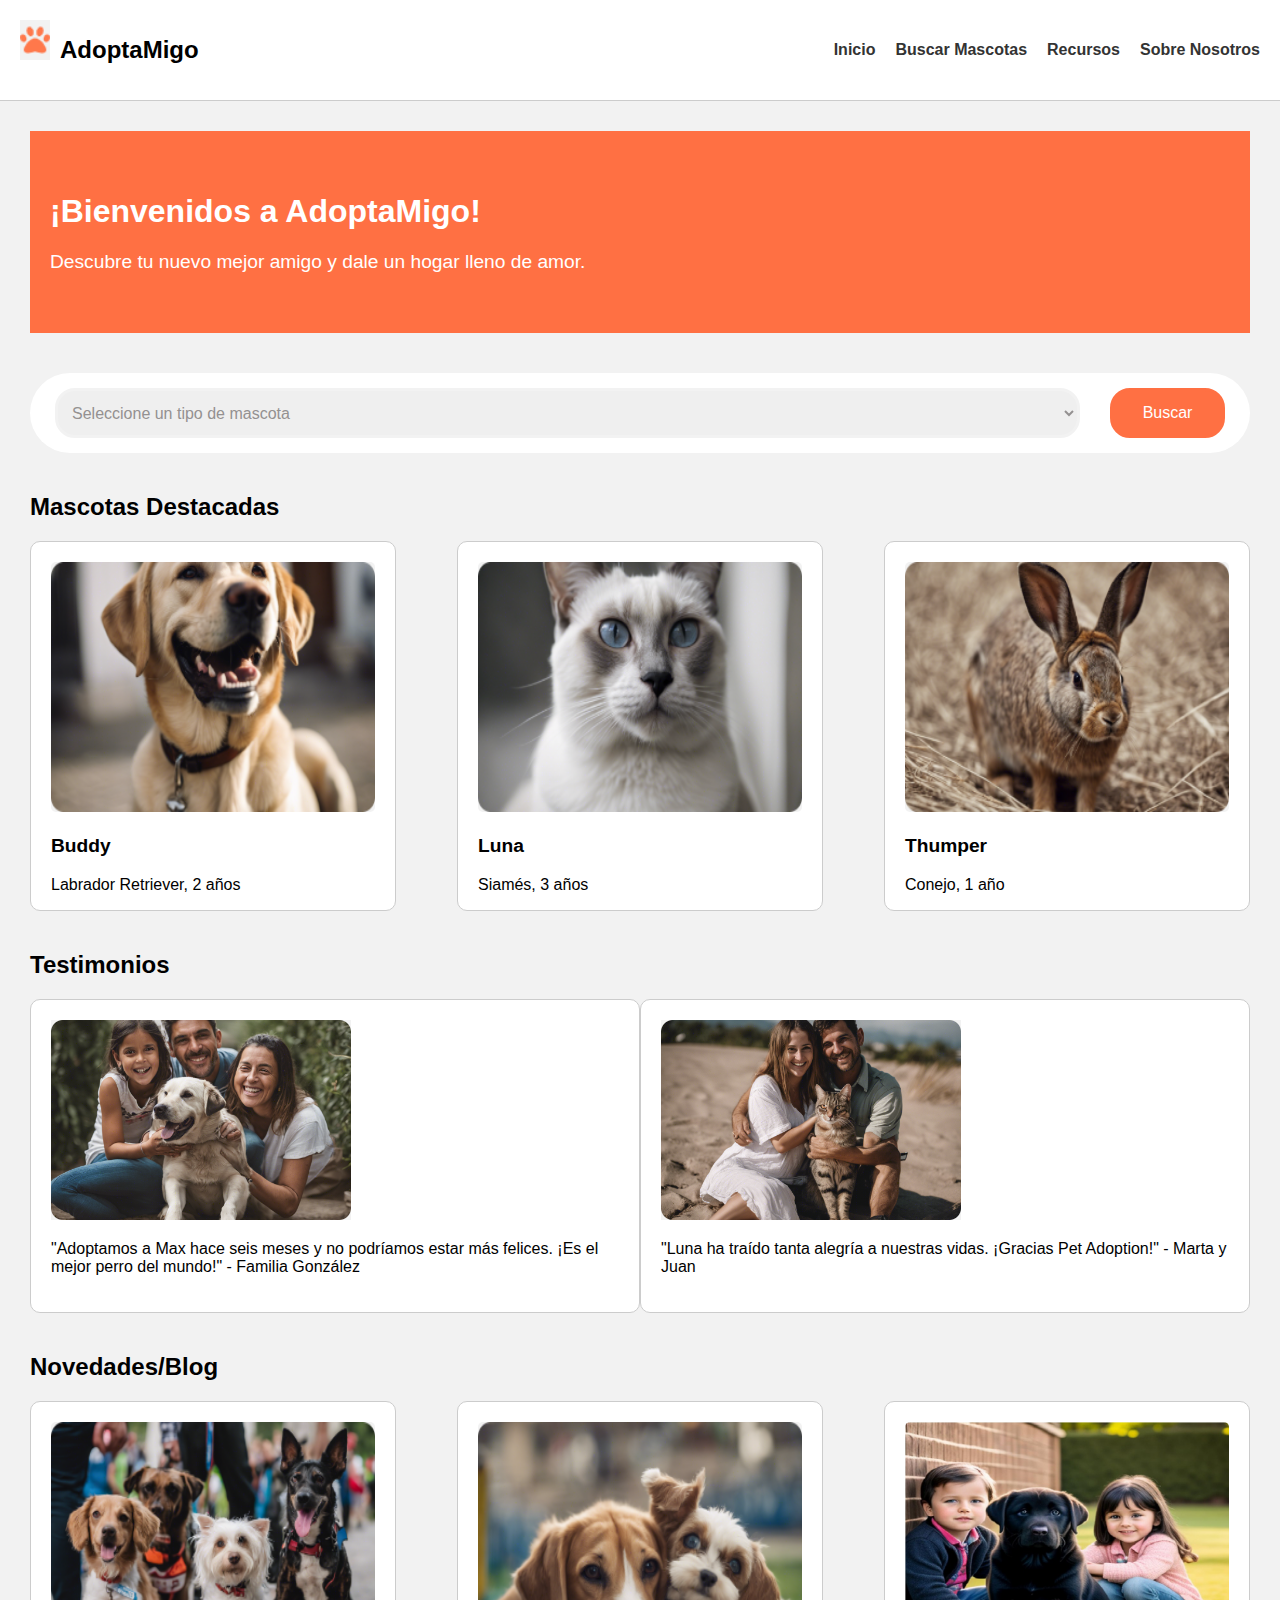
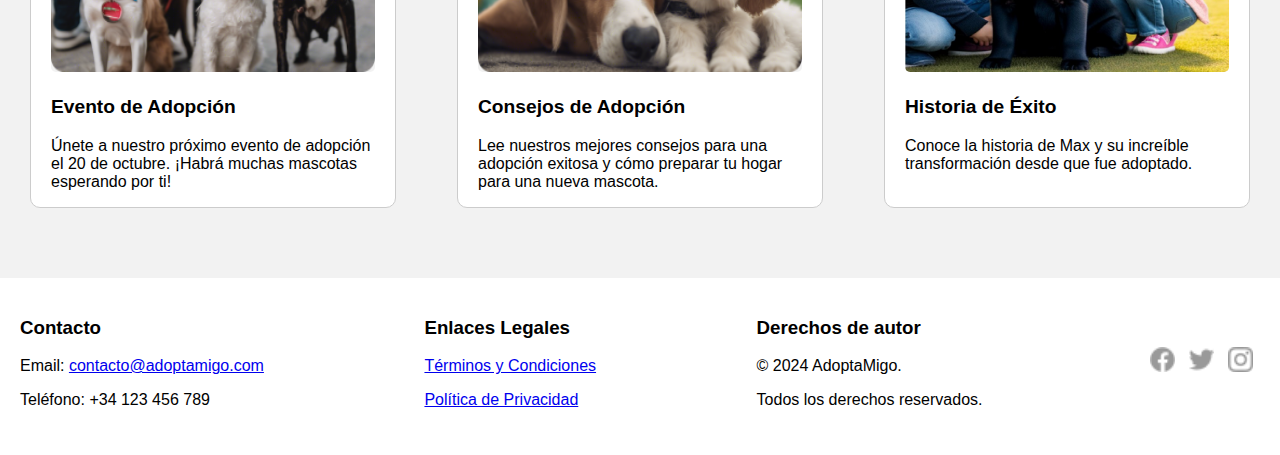
<file: index.html>
<!DOCTYPE html>
<html lang="en">

<head>
    <meta charset="UTF-8">
    <meta name="viewport" content="width=device-width, initial-scale=1.0">
    <link rel="stylesheet" href="css/home.css">
    <title>AdoptAmigo</title>
</head>

<body>
    <header class="header">
        <div class="header__logo">
            <img src="imagenes/logo.png" alt="AdoptaMigo Logo">
            <h1>AdoptaMigo</h1>
        </div>
        <nav class="header__nav">
            <ul class="header__nav-list">
                <li class="header__nav-item"><a href="#">Inicio</a></li>
                <li class="header__nav-item"><a href="paginas/search-pet.html">Buscar Mascotas</a></li>
                <li class="header__nav-item"><a href="paginas/recursos.html">Recursos</a></li>
                <li class="header__nav-item"><a href="paginas/nosotros.html">Sobre Nosotros</a></li>
            </ul>
        </nav>
    </header>

    <main class="main-content">
        <section class="welcome">
            <h1 class="welcome__title">¡Bienvenidos a AdoptaMigo!</h1>
            <p class="welcome__description">Descubre tu nuevo mejor amigo y dale un hogar lleno de amor.</p>
        </section>

        <section class="search">
            <select id="tipo" class="search__select">
                <option value="">Seleccione un tipo de mascota</option>
                <option value="perro">Perro</option>
                <option value="gato">Gato</option>
                <option value="conejo">Conejo</option>
            </select>
            <button class="search__button" onclick="saveInput()">Buscar</button>
        </section>

        <section class="featured-pets">
            <h2 class="featured-pets__title">Mascotas Destacadas</h2>
            <div class="featured-pets__list">
                <article class="pet">
                    <img class="pet__image" src="imagenes/buddy.png" alt="Buddy">
                    <h3 class="pet__name">Buddy</h3>
                    <p class="pet__details">Labrador Retriever, 2 años</p>
                </article>
                <article class="pet">
                    <img class="pet__image" src="imagenes/luna.png" alt="Luna">
                    <h3 class="pet__name">Luna</h3>
                    <p class="pet__details">Siamés, 3 años</p>
                </article>
                <article class="pet">
                    <img class="pet__image" src="imagenes/thumper.png" alt="Thumper">
                    <h3 class="pet__name">Thumper</h3>
                    <p class="pet__details">Conejo, 1 año</p>
                </article>
            </div>
        </section>

        <section class="testimonials">
            <h2 class="testimonials__title">Testimonios</h2>
            <div class="testimonials__list">
                <article class="testimonial">
                    <img src="imagenes/testimonio1.png" alt="Testimonio 1">
                    <p class="testimonial__text">"Adoptamos a Max hace seis meses y no podríamos estar más felices. ¡Es
                        el mejor perro del mundo!" - Familia González</p>
                </article>
                <article class="testimonial">
                    <img src="imagenes/testimonio2.png" alt="Testimonio 2">
                    <p class="testimonial__text">"Luna ha traído tanta alegría a nuestras vidas. ¡Gracias Pet Adoption!"
                        - Marta y Juan</p>
                </article>
            </div>
        </section>

        <section class="news">
            <h2 class="news__title">Novedades/Blog</h2>
            <div class="news__list">
                <article class="news-item">
                    <img class="news-item__image" src="imagenes/evento.png" alt="Evento de Adopción">
                    <h3 class="news-item__title">Evento de Adopción</h3>
                    <p class="news-item__details">Únete a nuestro próximo evento de adopción el 20 de octubre. ¡Habrá
                        muchas mascotas esperando por ti!</p>
                </article>
                <article class="news-item">
                    <img class="news-item__image" src="imagenes/consejos.png" alt="Consejos de Adopción">
                    <h3 class="news-item__title">Consejos de Adopción</h3>
                    <p class="news-item__details">Lee nuestros mejores consejos para una adopción exitosa y cómo
                        preparar tu hogar para una nueva mascota.</p>
                </article>
                <article class="news-item">
                    <img class="news-item__image" src="imagenes/historia.png" alt="Historia de Éxito">
                    <h3 class="news-item__title">Historia de Éxito</h3>
                    <p class="news-item__details">Conoce la historia de Max y su increíble transformación desde que fue
                        adoptado.</p>
                </article>
            </div>
        </section>
    </main>

    <footer class="footer">
        <div class="footer__contact">
            <h3 class="footer__contact-title">Contacto</h3>
            <p>Email: <a href="mailto:contacto@adoptamigo.com">contacto@adoptamigo.com</a></p>
            <p>Teléfono: +34 123 456 789</p>
        </div>
        <div class="footer__legal">
            <h3 class="footer__legal-title">Enlaces Legales</h3>
            <p><a href="paginas/terminos-condiciones.html">Términos y Condiciones</a></p>
            <p><a href="/paginas/politica-privacidad.html">Política de Privacidad</a></p>
        </div>
        <div class="footer__rights">
            <h3 class="footer__rights-title">Derechos de autor</h3>
            <p>&copy; 2024 AdoptaMigo.</p>
            <p>Todos los derechos reservados.</p>
        </div>
        <div class="footer__social">
            <a href="https://www.facebook.com/mascotasadopcion.comOficial/"><img src="imagenes/facebook.png" alt="Facebook"></a>
            <a href="https://x.com/?lang=es"><img src="imagenes/twitter.png" alt="Twitter"></a>
            <a href="https://www.instagram.com/"><img src="imagenes/instagram.png" alt="Instagram"></a>
        </div>
    </footer>

    <script>
        function saveInput() {
            const input1Value = document.getElementById('tipo').value;
            localStorage.setItem('tipo', input1Value);
            location.href = 'search-pet.html';
        }
    </script>
</body>

</html>
</file>
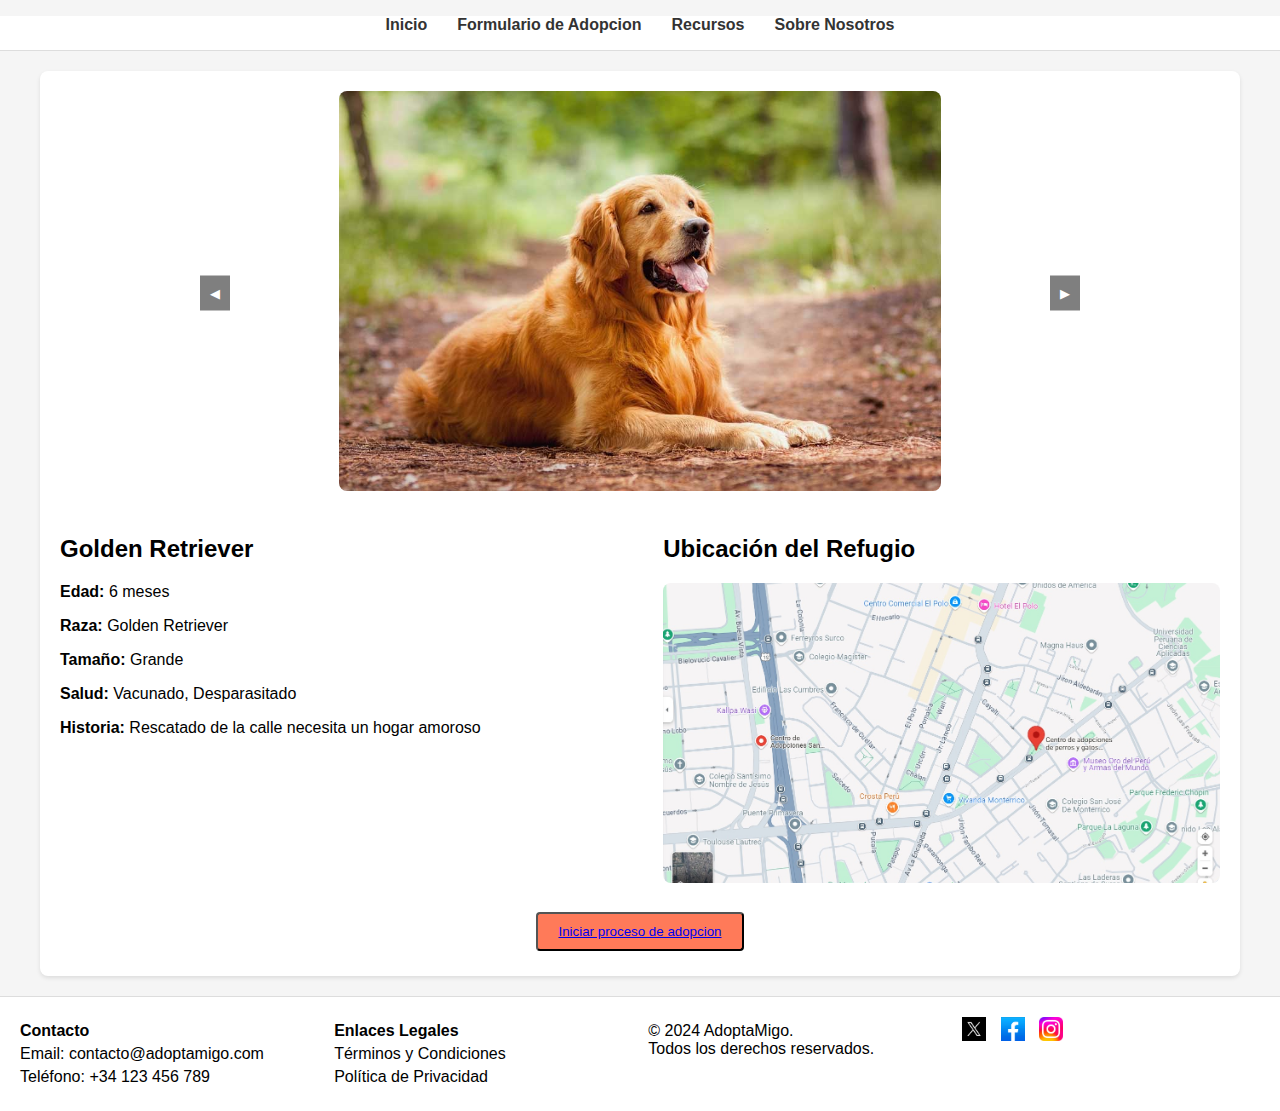
<file: paginas/detalles-mascota.html>
<!DOCTYPE html>
<html lang="es">
<head>
    <meta charset="UTF-8">
    <meta name="viewport" content="width=device-width, initial-scale=1.0">
    <title>AdoptaMigo</title>
    <link rel="stylesheet" href="../css/buscar-mascotas.css">
    <script src="../js/scripts2.js" defer></script>
</head>
<body>
    <header>
        <nav>
            <ul>
                <li><a href="../paginas/home.html">Inicio</a></li>
                <li class="header__nav-item"><a href="../paginas/formato-adopcion.html">Formulario de Adopcion</a></li>
                <li><a href="../paginas/recursos.html">Recursos</a></li>
                <li class="header__nav-item"><a href="../paginas/nosotros.html">Sobre Nosotros</a></li>
 
            </ul>
        </nav>
    </header>

    <main>
        <section class="detalle-mascota">
            <div class="carousel">
                <button class="carousel-button prev" onclick="previousPet()">&#9664;</button>
                <img id="pet-image" src="../imagenes/Golden.jpg" alt="Golden Retriever">
                <button class="carousel-button next" onclick="nextPet()">&#9654;</button>
            </div>
            <div class="info">
                <div class="detalles">
                    <h2 id="pet-name">Golden Retriever</h2>
                    <p><strong>Edad:</strong> <span id="pet-age">6 meses</span></p>
                    <p><strong>Raza:</strong> <span id="pet-breed">Golden Retriever</span></p>
                    <p><strong>Tamaño:</strong> <span id="pet-size">Grande</span></p>
                    <p><strong>Salud:</strong> <span id="pet-health">Vacunado, Desparasitado</span></p>
                    <p><strong>Historia:</strong> <span id="pet-history">Rescatado de la calle necesita un hogar amoroso</span></p>
                </div>
                <div class="ubicacion">
                    <h2>Ubicación del Refugio</h2>
                    <img id="map-image" src="../imagenes/mapagolden.jpg" alt="Mapa del Refugio">
                </div>
            </div>
            <div class="acciones">
                <div>
                <button><a href="../paginas/formato-adopcion.html">Iniciar proceso de adopcion</a></button>
                </div>
            </div>
        </section>
    </main>

    <footer>
        <div class="contacto">
            <p><strong>Contacto</strong></p>
            <p>Email: <a href="mailto:contacto@adoptamigo.com">contacto@adoptamigo.com</a></p>
            <p>Teléfono: +34 123 456 789</p>
        </div>
        <div class="legales">
            <p><strong>Enlaces Legales</strong></p>
            <p><a href="../paginas/terminos-condiciones.html">Términos y Condiciones</a></p>
            <p><a href="../paginas/politica-privacidad.html">Política de Privacidad</a></p>
        </div>
        <div class="copyright">
            <p>&copy; 2024 AdoptaMigo. <br>Todos los derechos reservados.</p>
        </div>
        <div class="social">
            <a href="https://x.com/?lang=es"><img src="../imagenes/twiter.jpg" alt="Twitter"></a>
            <a href="https://www.facebook.com/?stype=lo&deoia=1&jlou=AfdsPIK8Y9eC6iUggutR3fGZfDxH-EX1BHniMPrCI3dXG9_xhVVEh82SgdY5kZEqaxqhLmrPC0MMWIc8SXDNdNTt78LlZXrUGzGc-xwEGwLGjQ&smuh=22885&lh=Ac_PT9BdjneUtmDbfR4"><img src="../imagenes/facebook.jpg" alt="Facebook"></a>
            <a href="https://www.instagram.com/"><img src="../imagenes/instagram.jpg" alt="Instagram"></a>
        </div>
    </footer>
</body>
</html>
</file>
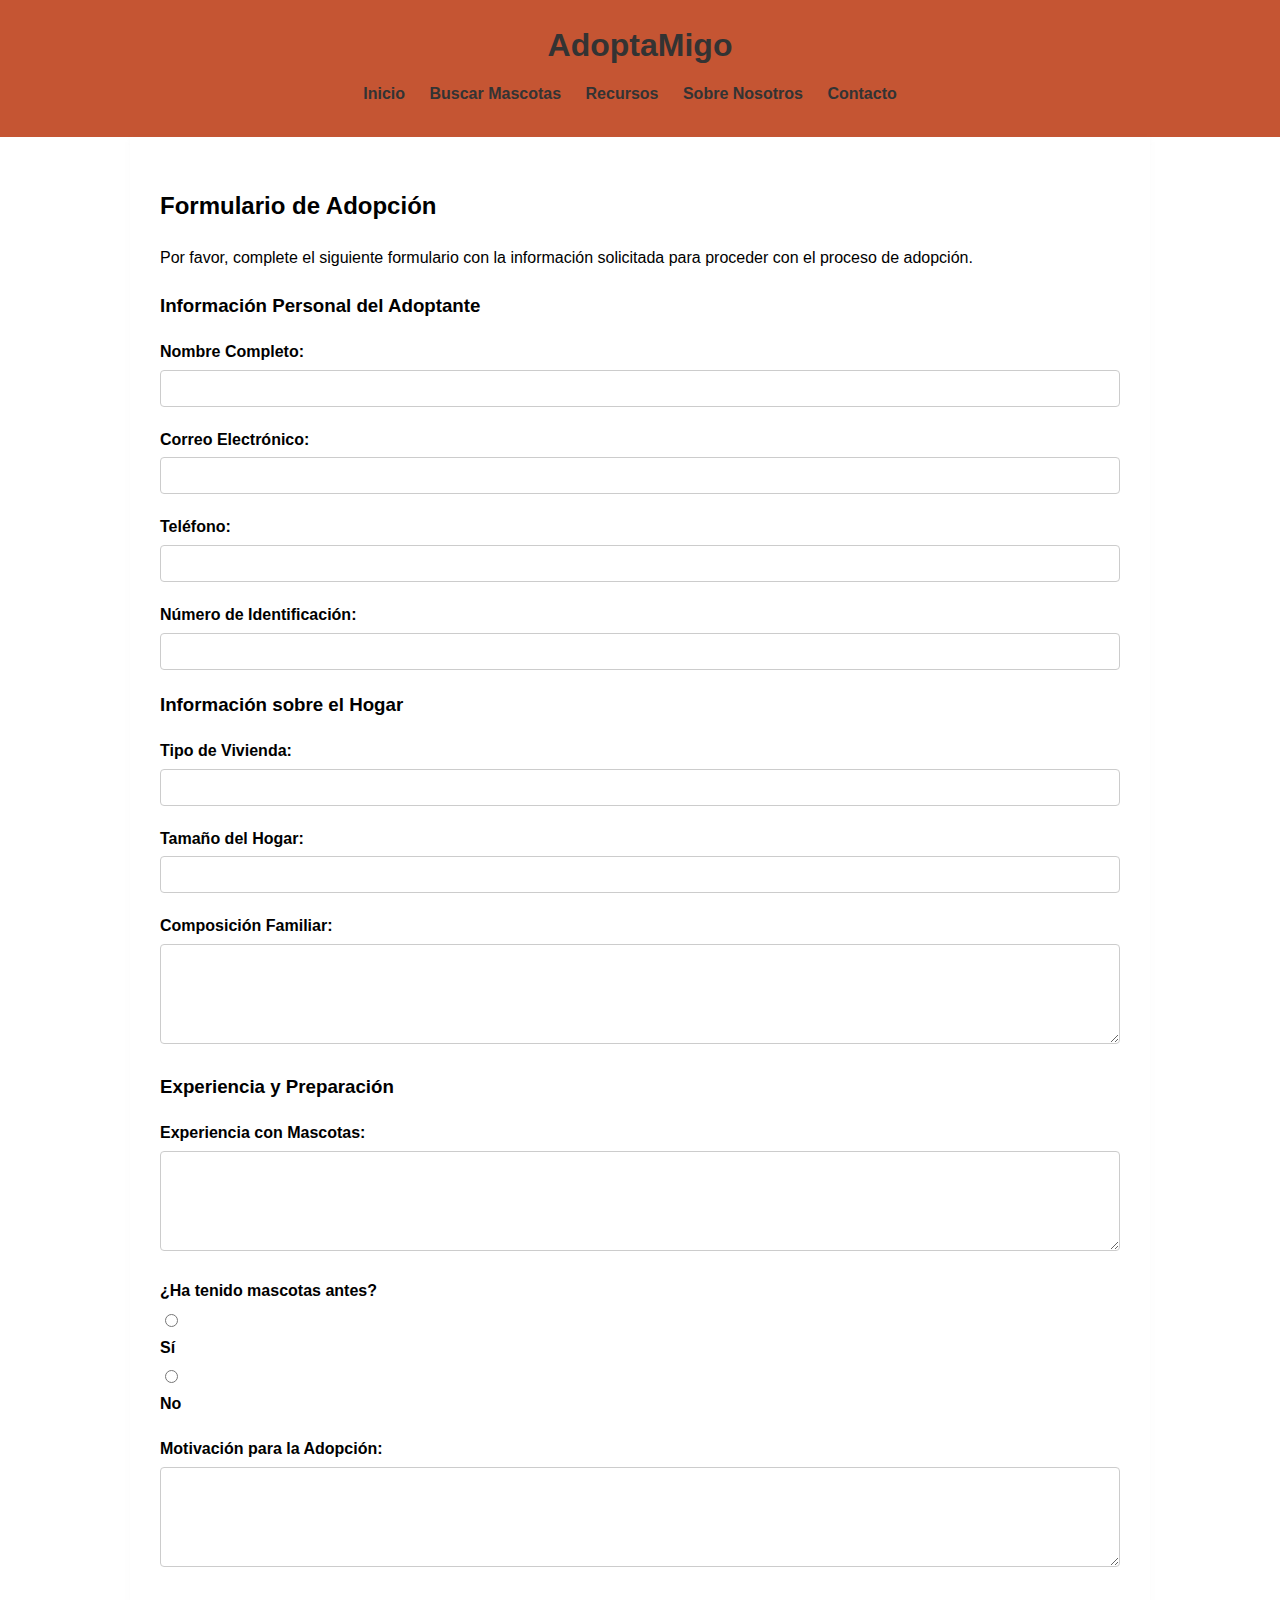
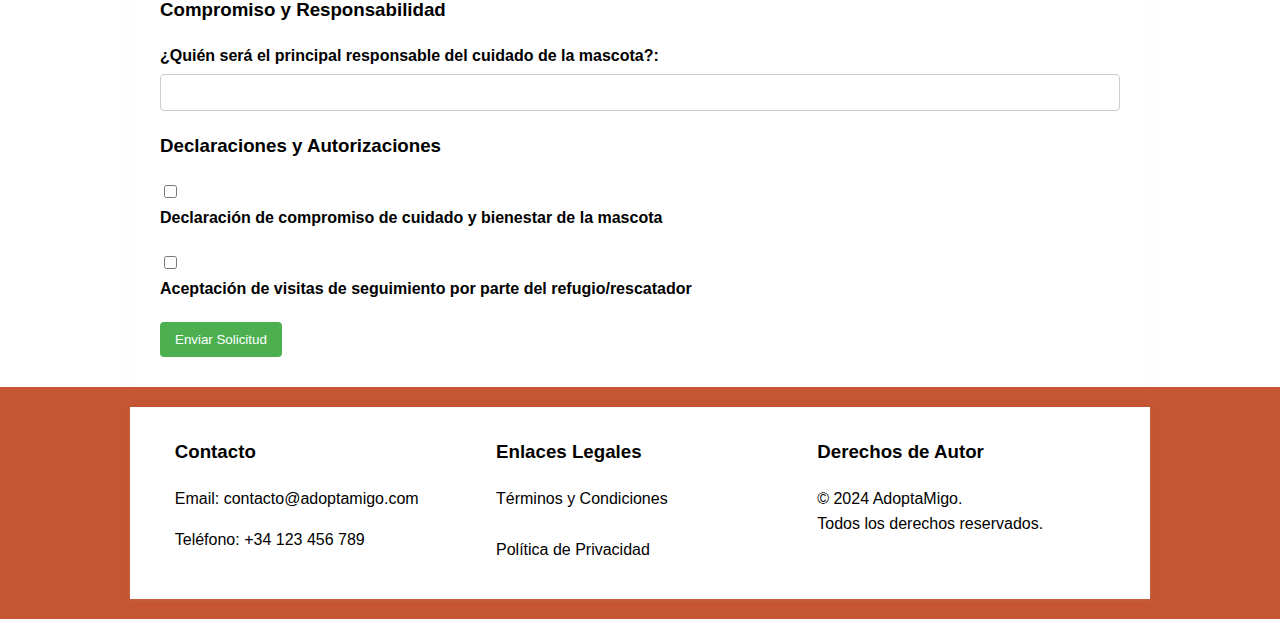
<file: paginas/formato-adopcion.html>
<!DOCTYPE html>
<html>
<head>
    <title>AdoptaMigo - Formulario de Adopción</title>
    <link rel="stylesheet" href="../css/formato-adopcion.css">
</head>
<body>
    <header>
        <h1>AdoptaMigo</h1>
        <nav>
            <ul>
                <li><a href="../paginas/home.html"><strong>Inicio</strong></a></li>
                <li><a href="#"><strong>Buscar Mascotas</strong></a></li>
                <li><a href="#"><strong>Recursos</strong></a></li>
                <li><a href="#"><strong>Sobre Nosotros</strong></a></li>
                <li><a href="#"><strong>Contacto</strong></a></li>
            </ul>
        </nav>
    </header>

    <main>
        <div class="container">
            <h2>Formulario de Adopción</h2>
            <p>Por favor, complete el siguiente formulario con la información solicitada para proceder con el proceso de adopción.</p>

            <form>
                <h3>Información Personal del Adoptante</h3>
                <div class="form-group">
                    <label for="nombre">Nombre Completo:</label>
                    <input type="text" id="nombre" name="nombre" required>
                </div>
                <div class="form-group">
                    <label for="email">Correo Electrónico:</label>
                    <input type="email" id="email" name="email" required>
                </div>
                <div class="form-group">
                    <label for="telefono">Teléfono:</label>
                    <input type="tel" id="telefono" name="telefono">
                </div>
                <div class="form-group">
                    <label for="identificacion">Número de Identificación:</label>
                    <input type="text" id="identificacion" name="identificacion">
                </div>

                <h3>Información sobre el Hogar</h3>
                <div class="form-group">
                    <label for="vivienda">Tipo de Vivienda:</label>
                    <input type="text" id="vivienda" name="vivienda">
                </div>
                <div class="form-group">
                    <label for="tamanio">Tamaño del Hogar:</label>
                    <input type="text" id="tamanio" name="tamanio">
                </div>
                <div class="form-group">
                    <label for="composicion">Composición Familiar:</label>
                    <textarea id="composicion" name="composicion"></textarea>
                </div>

                <h3>Experiencia y Preparación</h3>
                <div class="form-group">
                    <label for="experiencia">Experiencia con Mascotas:</label>
                    <textarea id="experiencia" name="experiencia"></textarea>
                </div>
                <div class="form-group">
                    <label>¿Ha tenido mascotas antes?</label>
                    <input type="radio" id="si" name="mascotas" value="si"> 
                    <label for="si">Sí</label>
                    <input type="radio" id="no" name="mascotas" value="no">
                    <label for="no">No</label>
                </div>
                <div class="form-group">
                    <label for="motivacion">Motivación para la Adopción:</label>
                    <textarea id="motivacion" name="motivacion"></textarea>
                </div>

                <h3>Compromiso y Responsabilidad</h3>
                <div class="form-group">
                    <label for="responsable">¿Quién será el principal responsable del cuidado de la mascota?:</label>
                    <input type="text" id="responsable" name="responsable">
                </div>

                <h3>Declaraciones y Autorizaciones</h3>
                <div class="form-group">
                    <input type="checkbox" id="compromiso" name="compromiso" required> <label for="compromiso">Declaración de compromiso de cuidado y bienestar de la mascota</label>
                </div>
                <div class="form-group">
                        <input type="checkbox" id="visitas" name="visitas" required> <label for="visitas">Aceptación de visitas de seguimiento por parte del refugio/rescatador</label>
                </div>

                <button type="submit">Enviar Solicitud</button>
            </form>
        </div>
    </main>

    <footer>
        <div class="container">
            <div class="footer-section">
                <h3>Contacto</h3>
                <p>Email: <a href="mailto:contacto@adoptamigo.com">contacto@adoptamigo.com</a></p>
                <p>Teléfono: +34 123 456 789</p>
            </div>
            <div class="footer-section">
                <h3>Enlaces Legales</h3>
                <a href="../paginas/terminos-condiciones.html">Términos y Condiciones</a> <br><br>
                <a href="../paginas/politica-privacidad.html">Política de Privacidad</a>
            </div>
            <div class="footer-section">
                <h3>Derechos de Autor</h3>
                <p>© 2024 AdoptaMigo. <br>Todos los derechos reservados.</p>
            </div>
        </div>
    </footer>

    <script src="../js/formato-adopcion.js"></script>
</body>
</html>
</file>
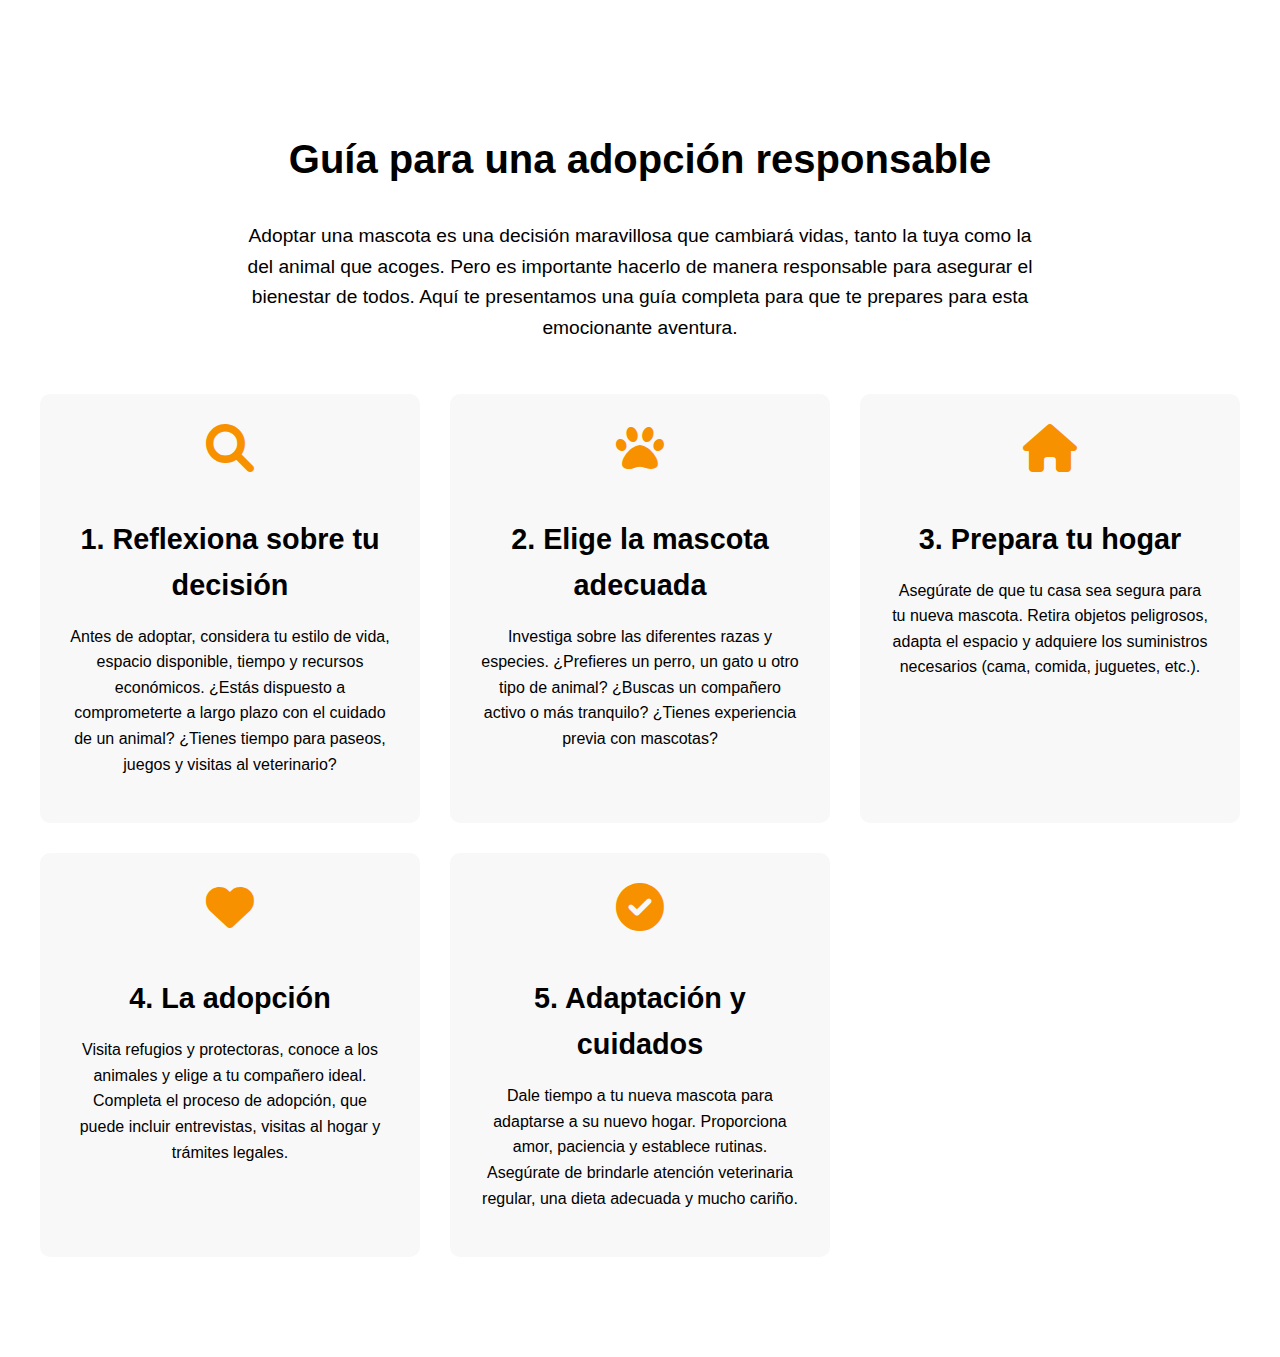
<file: paginas/guia-adopcion.html>
<!DOCTYPE html>
<html lang="es">
<head>
    <meta charset="UTF-8">
    <meta name="viewport" content="width=device-width, initial-scale=1.0">
    <title>AdoptaMigo - Guía para la adopción responsable</title>
    <link rel="stylesheet" href="../css/guia-adopcion.css">
    <link rel="stylesheet" href="https://cdnjs.cloudflare.com/ajax/libs/font-awesome/6.0.0-beta3/css/all.min.css">
</head>
<body>

    <header>
        </header> 

    <section id="guia-adopcion">
        <div class="container">
            <h1>Guía para una adopción responsable</h1>
            <p class="intro">
                Adoptar una mascota es una decisión maravillosa que cambiará vidas, tanto la tuya como la del animal que acoges. Pero es importante hacerlo de manera responsable para asegurar el bienestar de todos. Aquí te presentamos una guía completa para que te prepares para esta emocionante aventura.
            </p>

            <div class="pasos">
                <div class="paso">
                    <i class="fas fa-search"></i>
                    <h2>1. Reflexiona sobre tu decisión</h2>
                    <p>
                        Antes de adoptar, considera tu estilo de vida, espacio disponible, tiempo y recursos económicos. ¿Estás dispuesto a comprometerte a largo plazo con el cuidado de un animal? ¿Tienes tiempo para paseos, juegos y visitas al veterinario?
                    </p>
                </div>

                <div class="paso">
                    <i class="fas fa-paw"></i>
                    <h2>2. Elige la mascota adecuada</h2>
                    <p>
                        Investiga sobre las diferentes razas y especies. ¿Prefieres un perro, un gato u otro tipo de animal? ¿Buscas un compañero activo o más tranquilo? ¿Tienes experiencia previa con mascotas? 
                    </p>
                </div>

                <div class="paso">
                    <i class="fas fa-home"></i>
                    <h2>3. Prepara tu hogar</h2>
                    <p>
                        Asegúrate de que tu casa sea segura para tu nueva mascota. Retira objetos peligrosos, adapta el espacio y adquiere los suministros necesarios (cama, comida, juguetes, etc.).
                    </p>
                </div>

                <div class="paso">
                    <i class="fas fa-heart"></i>
                    <h2>4. La adopción</h2>
                    <p>
                        Visita refugios y protectoras, conoce a los animales y elige a tu compañero ideal. Completa el proceso de adopción, que puede incluir entrevistas, visitas al hogar y trámites legales.
                    </p>
                </div>

                <div class="paso">
                    <i class="fas fa-check-circle"></i>
                    <h2>5. Adaptación y cuidados</h2>
                    <p>
                        Dale tiempo a tu nueva mascota para adaptarse a su nuevo hogar. Proporciona amor, paciencia y establece rutinas. Asegúrate de brindarle atención veterinaria regular, una dieta adecuada y mucho cariño.
                    </p>
                </div>
            </div>
        </div>
    </section>

    <footer>
        </footer> 
</body>
</html>
</file>
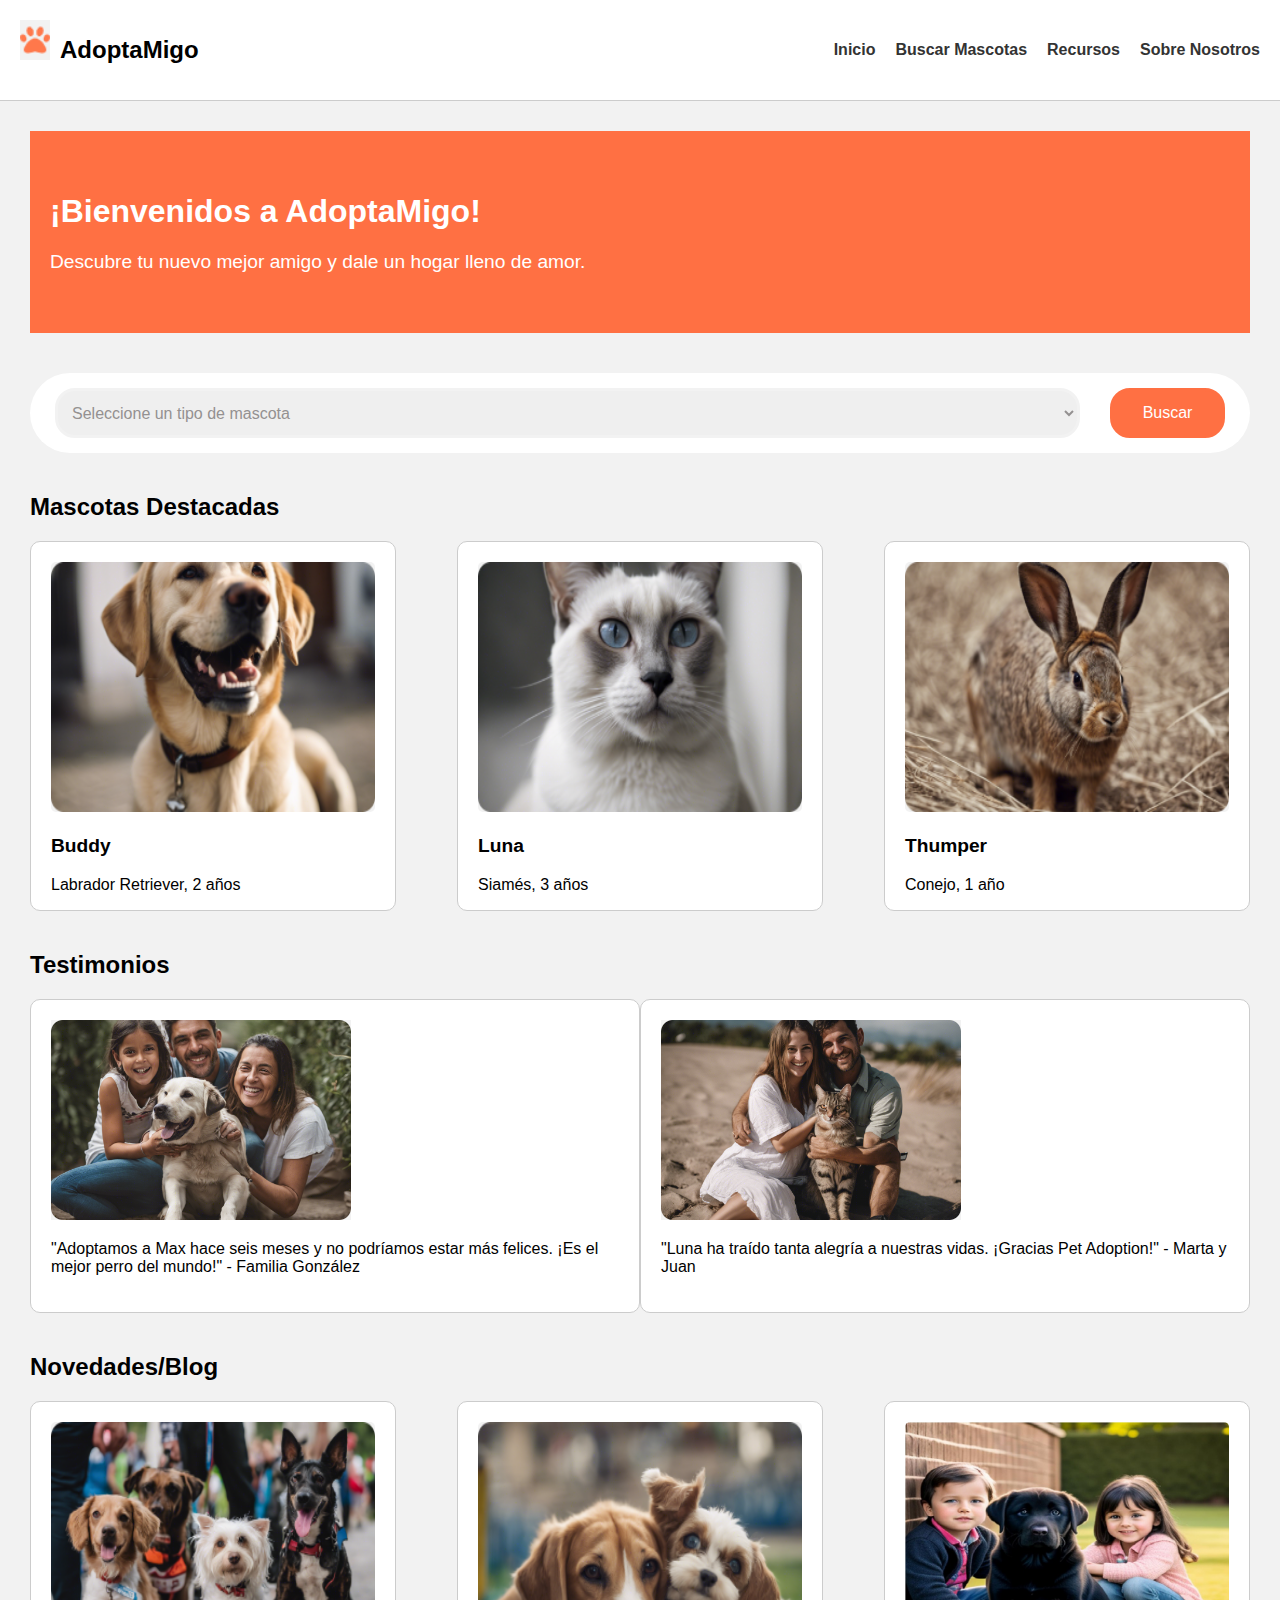
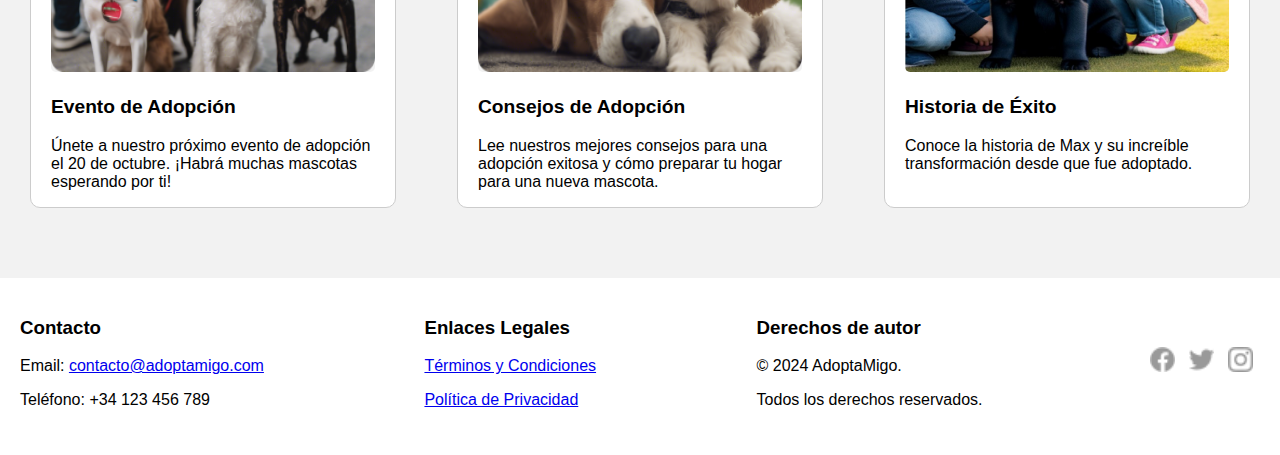
<file: paginas/home.html>
<!DOCTYPE html>
<html lang="en">

<head>
    <meta charset="UTF-8">
    <meta name="viewport" content="width=device-width, initial-scale=1.0">
    <link rel="stylesheet" href="../css/home.css">
    <title>AdoptAmigo</title>
</head>

<body>
    <header class="header">
        <div class="header__logo">
            <img src="../imagenes/logo.png" alt="AdoptaMigo Logo">
            <h1>AdoptaMigo</h1>
        </div>
        <nav class="header__nav">
            <ul class="header__nav-list">
                <li class="header__nav-item"><a href="#">Inicio</a></li>
                <li class="header__nav-item"><a href="../paginas/search-pet.html">Buscar Mascotas</a></li>
                <li class="header__nav-item"><a href="../paginas/recursos.html">Recursos</a></li>
                <li class="header__nav-item"><a href="../paginas/nosotros.html">Sobre Nosotros</a></li>
            </ul>
        </nav>
    </header>

    <main class="main-content">
        <section class="welcome">
            <h1 class="welcome__title">¡Bienvenidos a AdoptaMigo!</h1>
            <p class="welcome__description">Descubre tu nuevo mejor amigo y dale un hogar lleno de amor.</p>
        </section>

        <section class="search">
            <select id="tipo" class="search__select">
                <option value="">Seleccione un tipo de mascota</option>
                <option value="perro">Perro</option>
                <option value="gato">Gato</option>
                <option value="conejo">Conejo</option>
            </select>
            <button class="search__button" onclick="saveInput()">Buscar</button>
        </section>

        <section class="featured-pets">
            <h2 class="featured-pets__title">Mascotas Destacadas</h2>
            <div class="featured-pets__list">
                <article class="pet">
                    <img class="pet__image" src="../imagenes/buddy.png" alt="Buddy">
                    <h3 class="pet__name">Buddy</h3>
                    <p class="pet__details">Labrador Retriever, 2 años</p>
                </article>
                <article class="pet">
                    <img class="pet__image" src="../imagenes/luna.png" alt="Luna">
                    <h3 class="pet__name">Luna</h3>
                    <p class="pet__details">Siamés, 3 años</p>
                </article>
                <article class="pet">
                    <img class="pet__image" src="../imagenes/thumper.png" alt="Thumper">
                    <h3 class="pet__name">Thumper</h3>
                    <p class="pet__details">Conejo, 1 año</p>
                </article>
            </div>
        </section>

        <section class="testimonials">
            <h2 class="testimonials__title">Testimonios</h2>
            <div class="testimonials__list">
                <article class="testimonial">
                    <img src="../imagenes/testimonio1.png" alt="Testimonio 1">
                    <p class="testimonial__text">"Adoptamos a Max hace seis meses y no podríamos estar más felices. ¡Es
                        el mejor perro del mundo!" - Familia González</p>
                </article>
                <article class="testimonial">
                    <img src="../imagenes/testimonio2.png" alt="Testimonio 2">
                    <p class="testimonial__text">"Luna ha traído tanta alegría a nuestras vidas. ¡Gracias Pet Adoption!"
                        - Marta y Juan</p>
                </article>
            </div>
        </section>

        <section class="news">
            <h2 class="news__title">Novedades/Blog</h2>
            <div class="news__list">
                <article class="news-item">
                    <img class="news-item__image" src="../imagenes/evento.png" alt="Evento de Adopción">
                    <h3 class="news-item__title">Evento de Adopción</h3>
                    <p class="news-item__details">Únete a nuestro próximo evento de adopción el 20 de octubre. ¡Habrá
                        muchas mascotas esperando por ti!</p>
                </article>
                <article class="news-item">
                    <img class="news-item__image" src="../imagenes/consejos.png" alt="Consejos de Adopción">
                    <h3 class="news-item__title">Consejos de Adopción</h3>
                    <p class="news-item__details">Lee nuestros mejores consejos para una adopción exitosa y cómo
                        preparar tu hogar para una nueva mascota.</p>
                </article>
                <article class="news-item">
                    <img class="news-item__image" src="../imagenes/historia.png" alt="Historia de Éxito">
                    <h3 class="news-item__title">Historia de Éxito</h3>
                    <p class="news-item__details">Conoce la historia de Max y su increíble transformación desde que fue
                        adoptado.</p>
                </article>
            </div>
        </section>
    </main>

    <footer class="footer">
        <div class="footer__contact">
            <h3 class="footer__contact-title">Contacto</h3>
            <p>Email: <a href="mailto:contacto@adoptamigo.com">contacto@adoptamigo.com</a></p>
            <p>Teléfono: +34 123 456 789</p>
        </div>
        <div class="footer__legal">
            <h3 class="footer__legal-title">Enlaces Legales</h3>
            <p><a href="../paginas/terminos-condiciones.html">Términos y Condiciones</a></p>
            <p><a href="../paginas/politica-privacidad.html">Política de Privacidad</a></p>
        </div>
        <div class="footer__rights">
            <h3 class="footer__rights-title">Derechos de autor</h3>
            <p>&copy; 2024 AdoptaMigo.</p>
            <p>Todos los derechos reservados.</p>
        </div>
        <div class="footer__social">
            <a href="https://www.facebook.com/mascotasadopcion.comOficial/"><img src="../imagenes/facebook.png" alt="Facebook"></a>
            <a href="https://x.com/?lang=es"><img src="../imagenes/twitter.png" alt="Twitter"></a>
            <a href="https://www.instagram.com/"><img src="../imagenes/instagram.png" alt="Instagram"></a>
        </div>
    </footer>

    <script>
        function saveInput() {
            const input1Value = document.getElementById('tipo').value;
            localStorage.setItem('tipo', input1Value);
            location.href = 'search-pet.html';
        }
    </script>
</body>

</html>
</file>
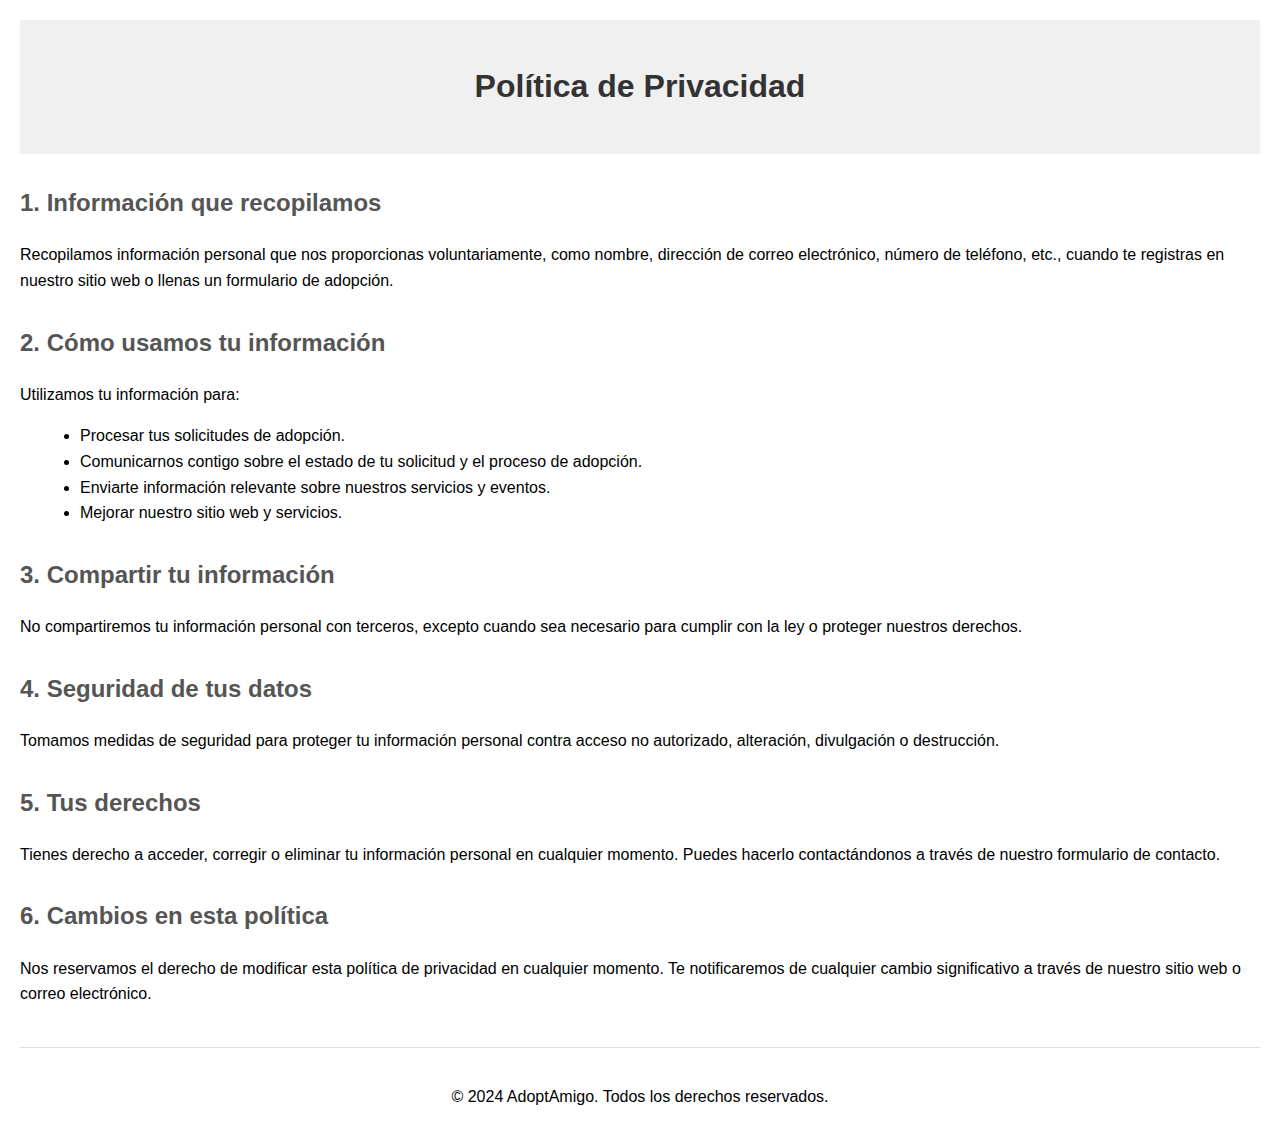
<file: paginas/politica-privacidad.html>
<!DOCTYPE html>
<html lang="es">
<head>
    <meta charset="UTF-8">
    <meta name="viewport" content="width=device-width, initial-scale=1.0">
    <link rel="stylesheet" href="../css/politica-privacidad.css">
    <title>Política de Privacidad - AdoptAmigo</title>
</head>
<body>
    <header>
        <h1>Política de Privacidad</h1>
    </header>

    <main>
        <h2>1. Información que recopilamos</h2>
        <p>Recopilamos información personal que nos proporcionas voluntariamente, como nombre, dirección de correo electrónico, número de teléfono, etc., cuando te registras en nuestro sitio web o llenas un formulario de adopción.</p>

        <h2>2. Cómo usamos tu información</h2>
        <p>Utilizamos tu información para:</p>
        <ul>
            <li>Procesar tus solicitudes de adopción.</li>
            <li>Comunicarnos contigo sobre el estado de tu solicitud y el proceso de adopción.</li>
            <li>Enviarte información relevante sobre nuestros servicios y eventos.</li>
            <li>Mejorar nuestro sitio web y servicios.</li>
        </ul>

        <h2>3. Compartir tu información</h2>
        <p>No compartiremos tu información personal con terceros, excepto cuando sea necesario para cumplir con la ley o proteger nuestros derechos.</p>

        <h2>4. Seguridad de tus datos</h2>
        <p>Tomamos medidas de seguridad para proteger tu información personal contra acceso no autorizado, alteración, divulgación o destrucción.</p>

        <h2>5. Tus derechos</h2>
        <p>Tienes derecho a acceder, corregir o eliminar tu información personal en cualquier momento. Puedes hacerlo contactándonos a través de nuestro formulario de contacto.</p>

        <h2>6. Cambios en esta política</h2>
        <p>Nos reservamos el derecho de modificar esta política de privacidad en cualquier momento. Te notificaremos de cualquier cambio significativo a través de nuestro sitio web o correo electrónico.</p>
    </main>

    <footer>
        <p>&copy; 2024 AdoptAmigo. Todos los derechos reservados.</p>
    </footer>
</body>
</html>
</file>
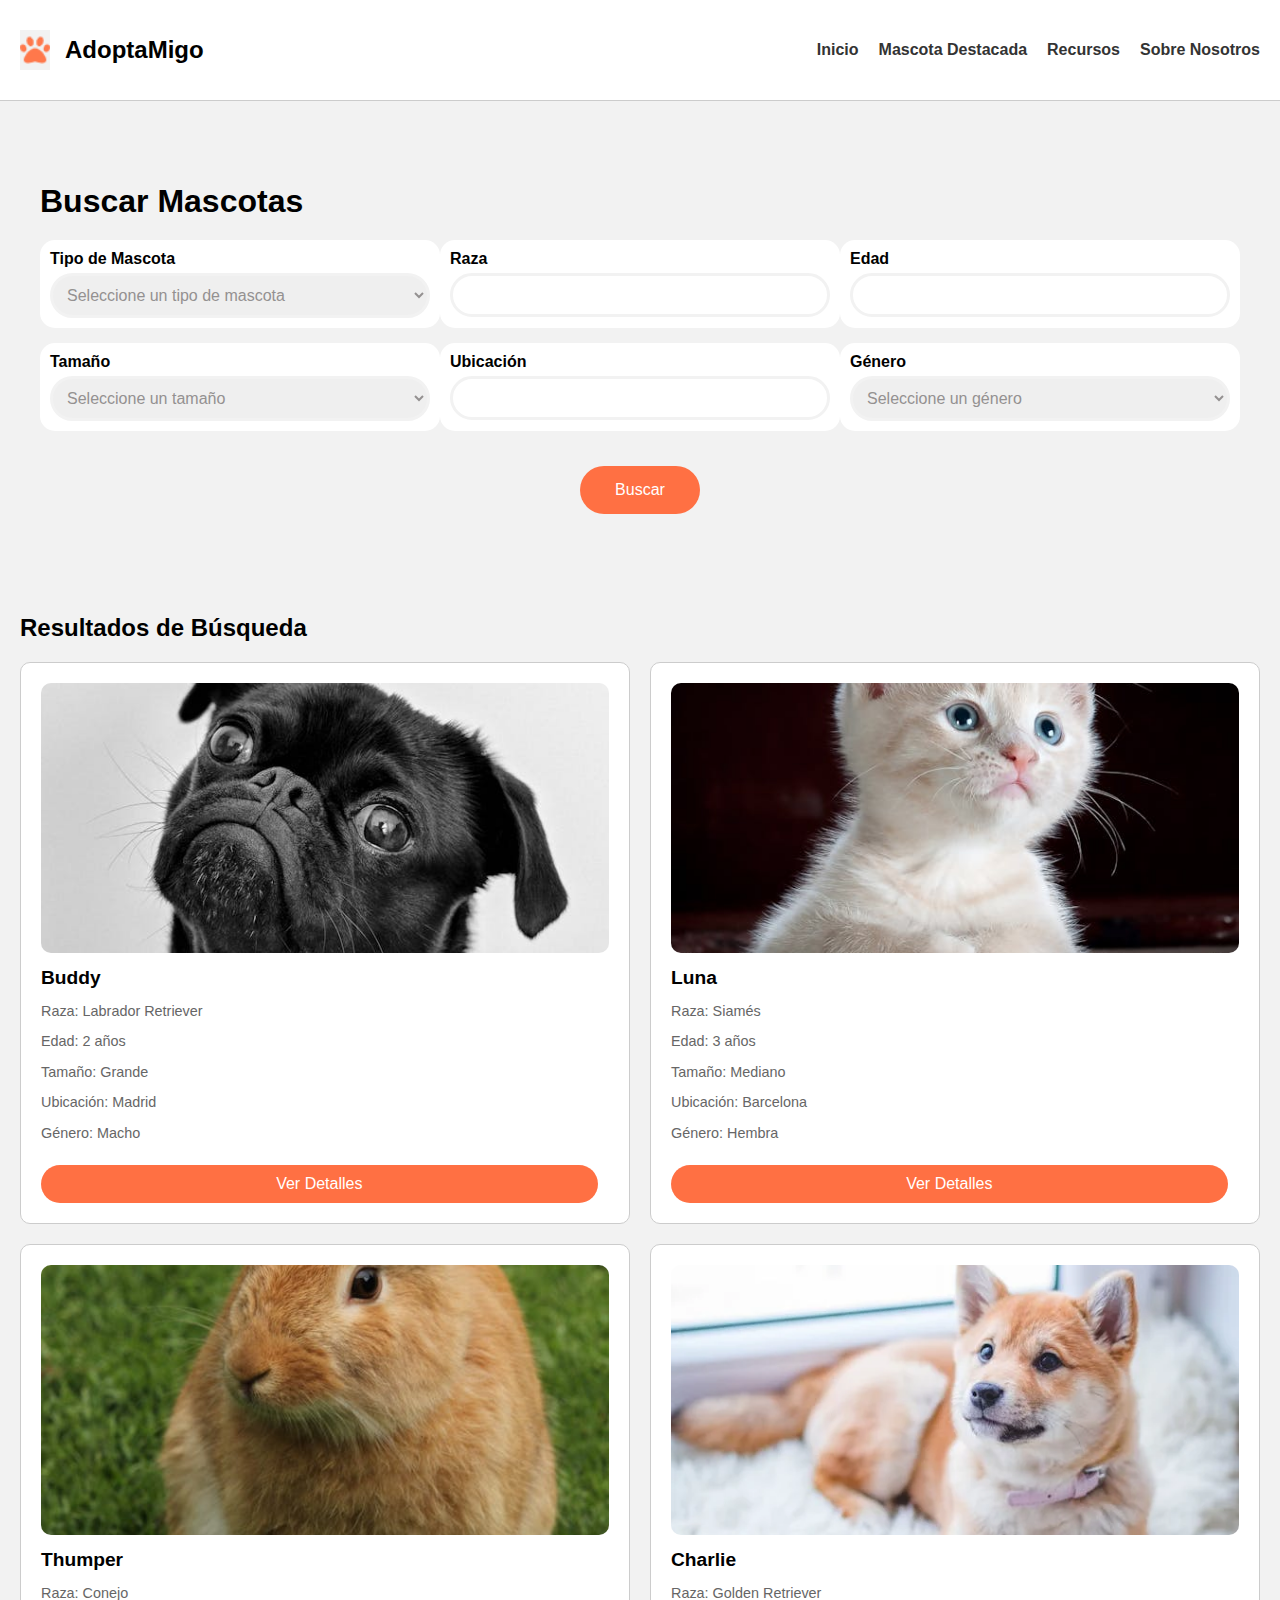
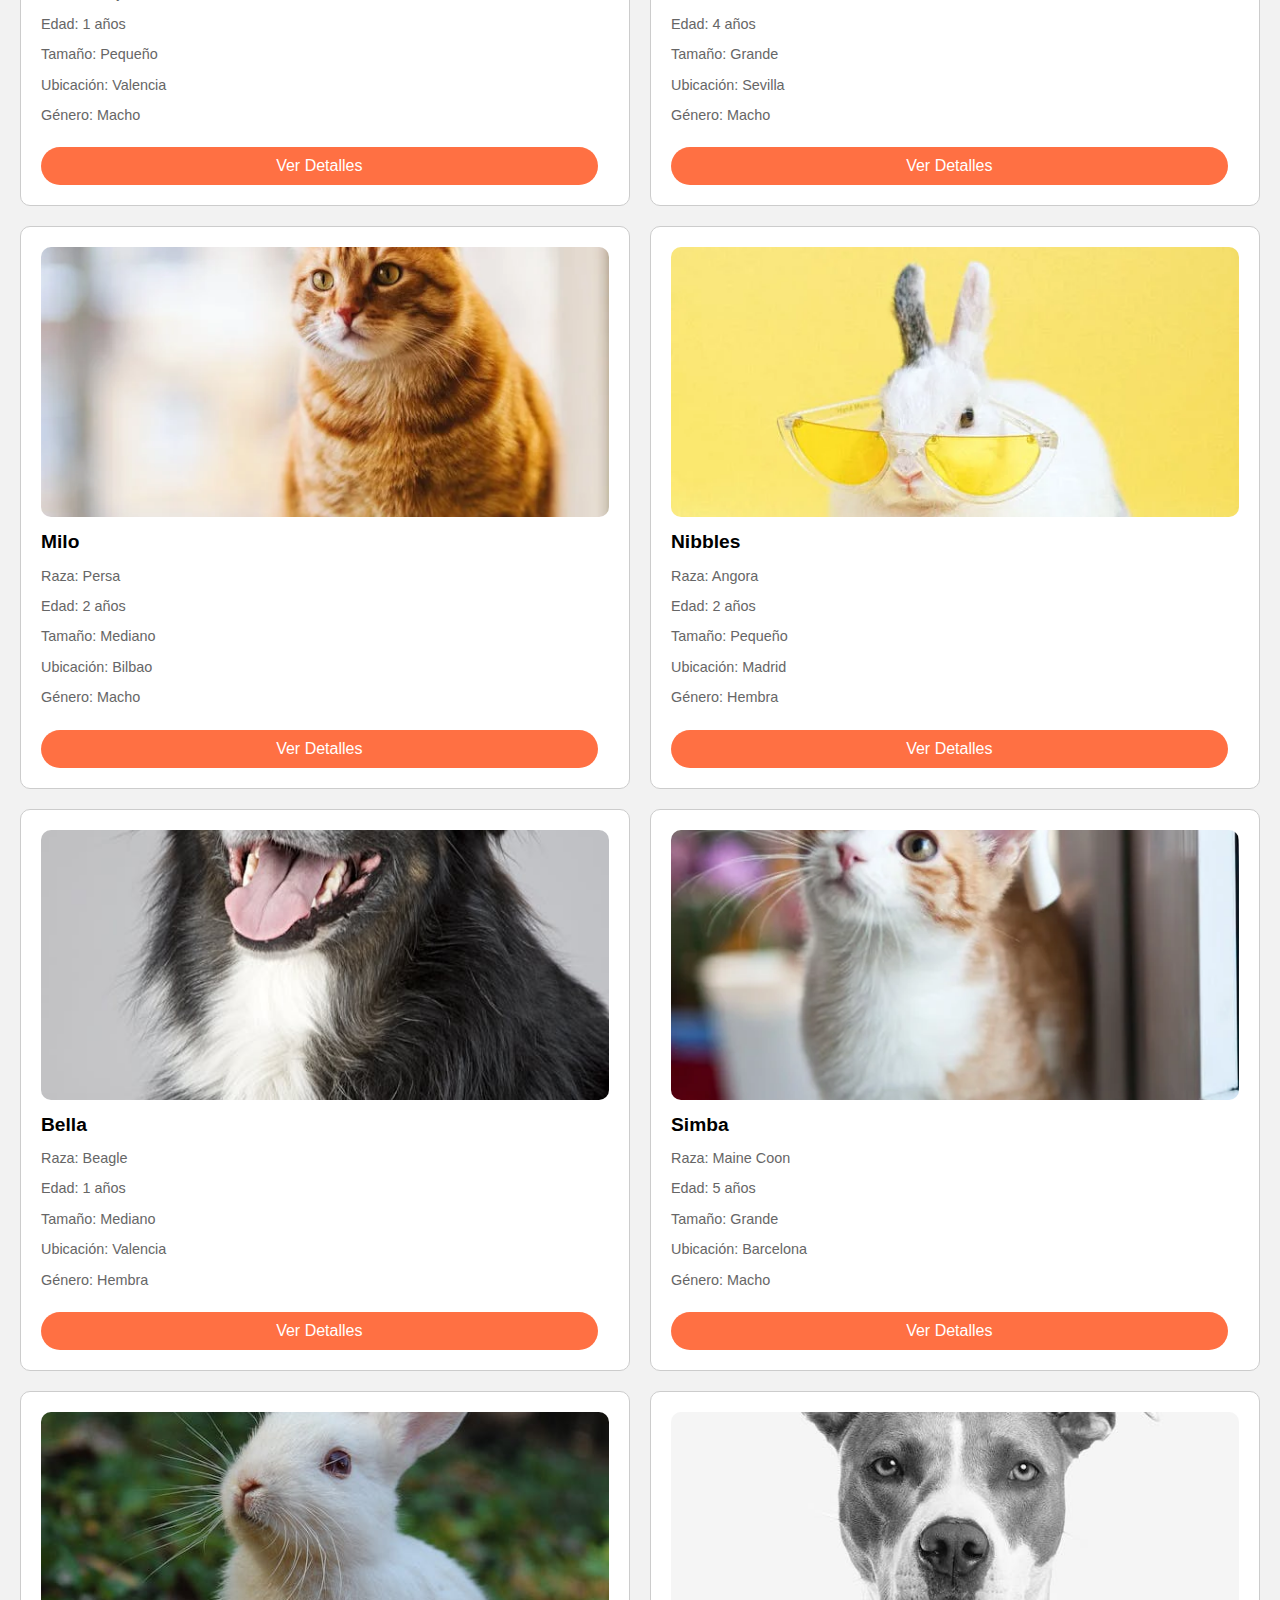
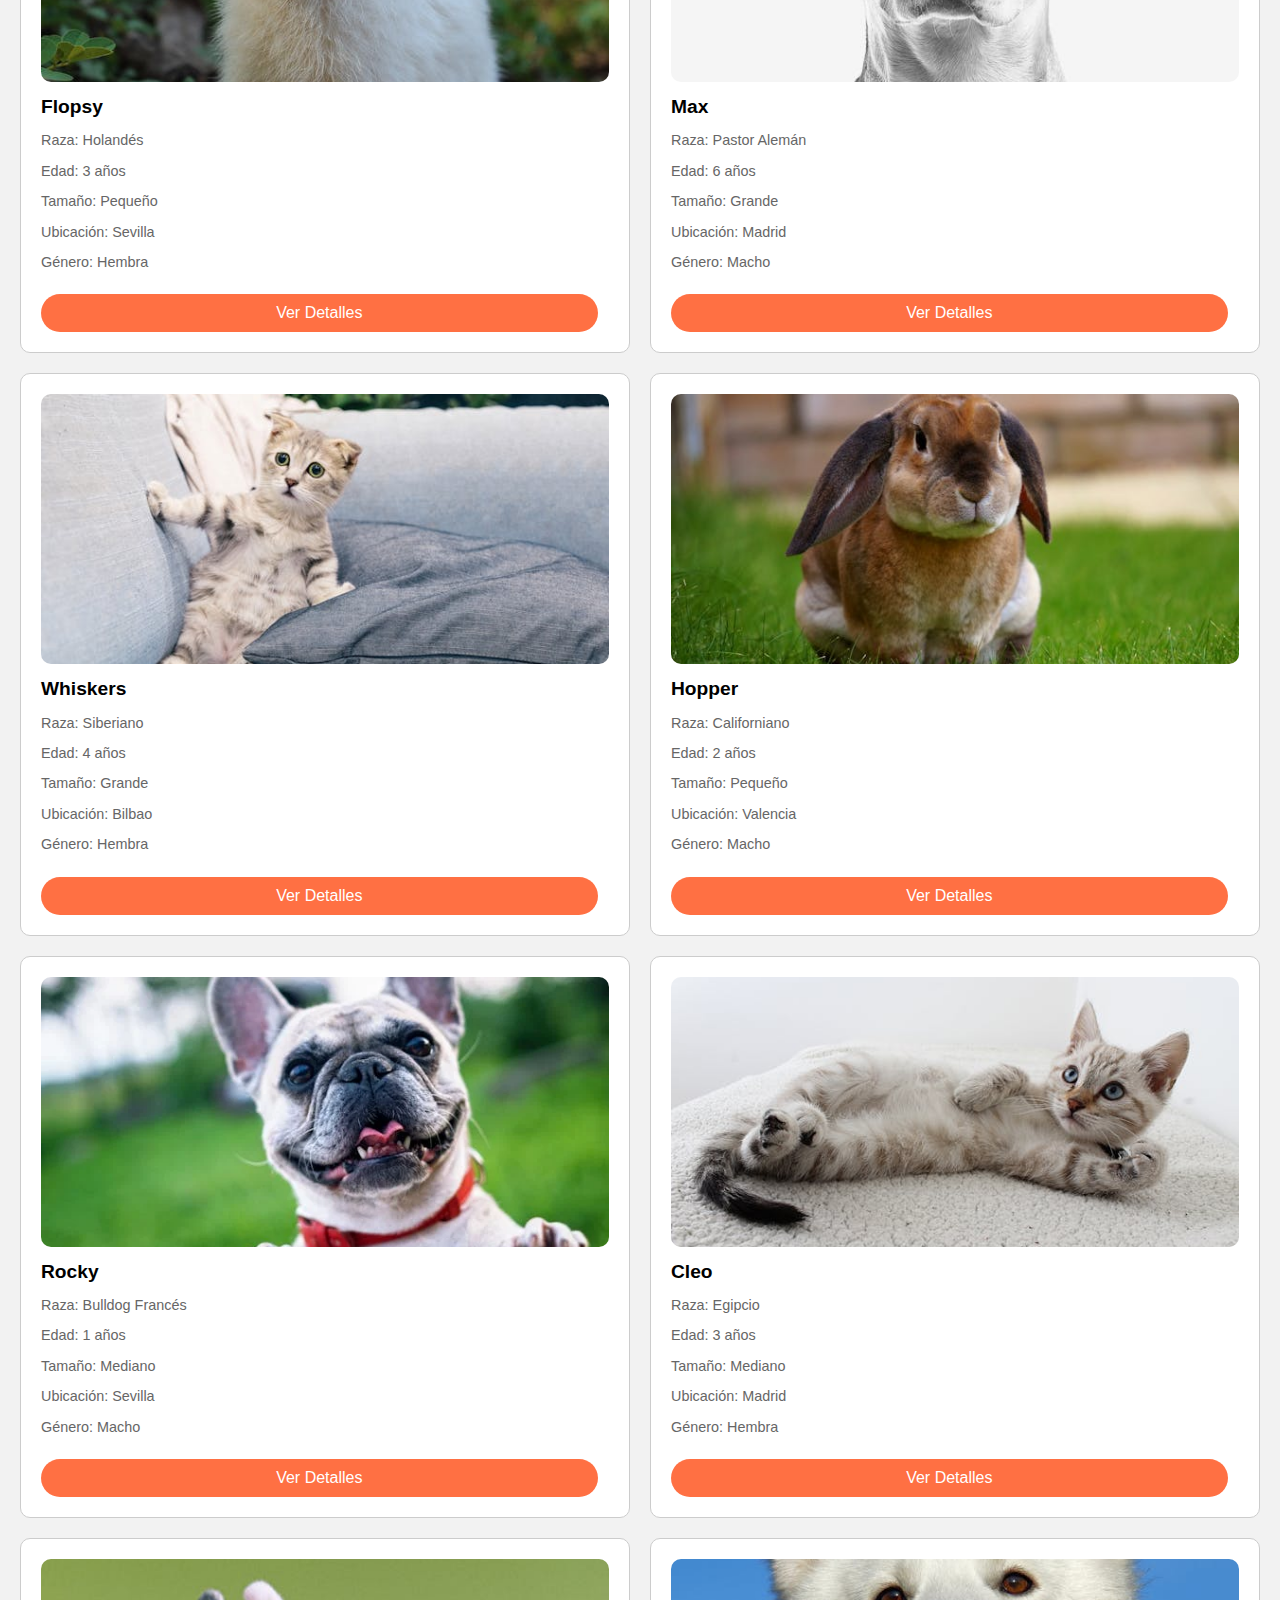
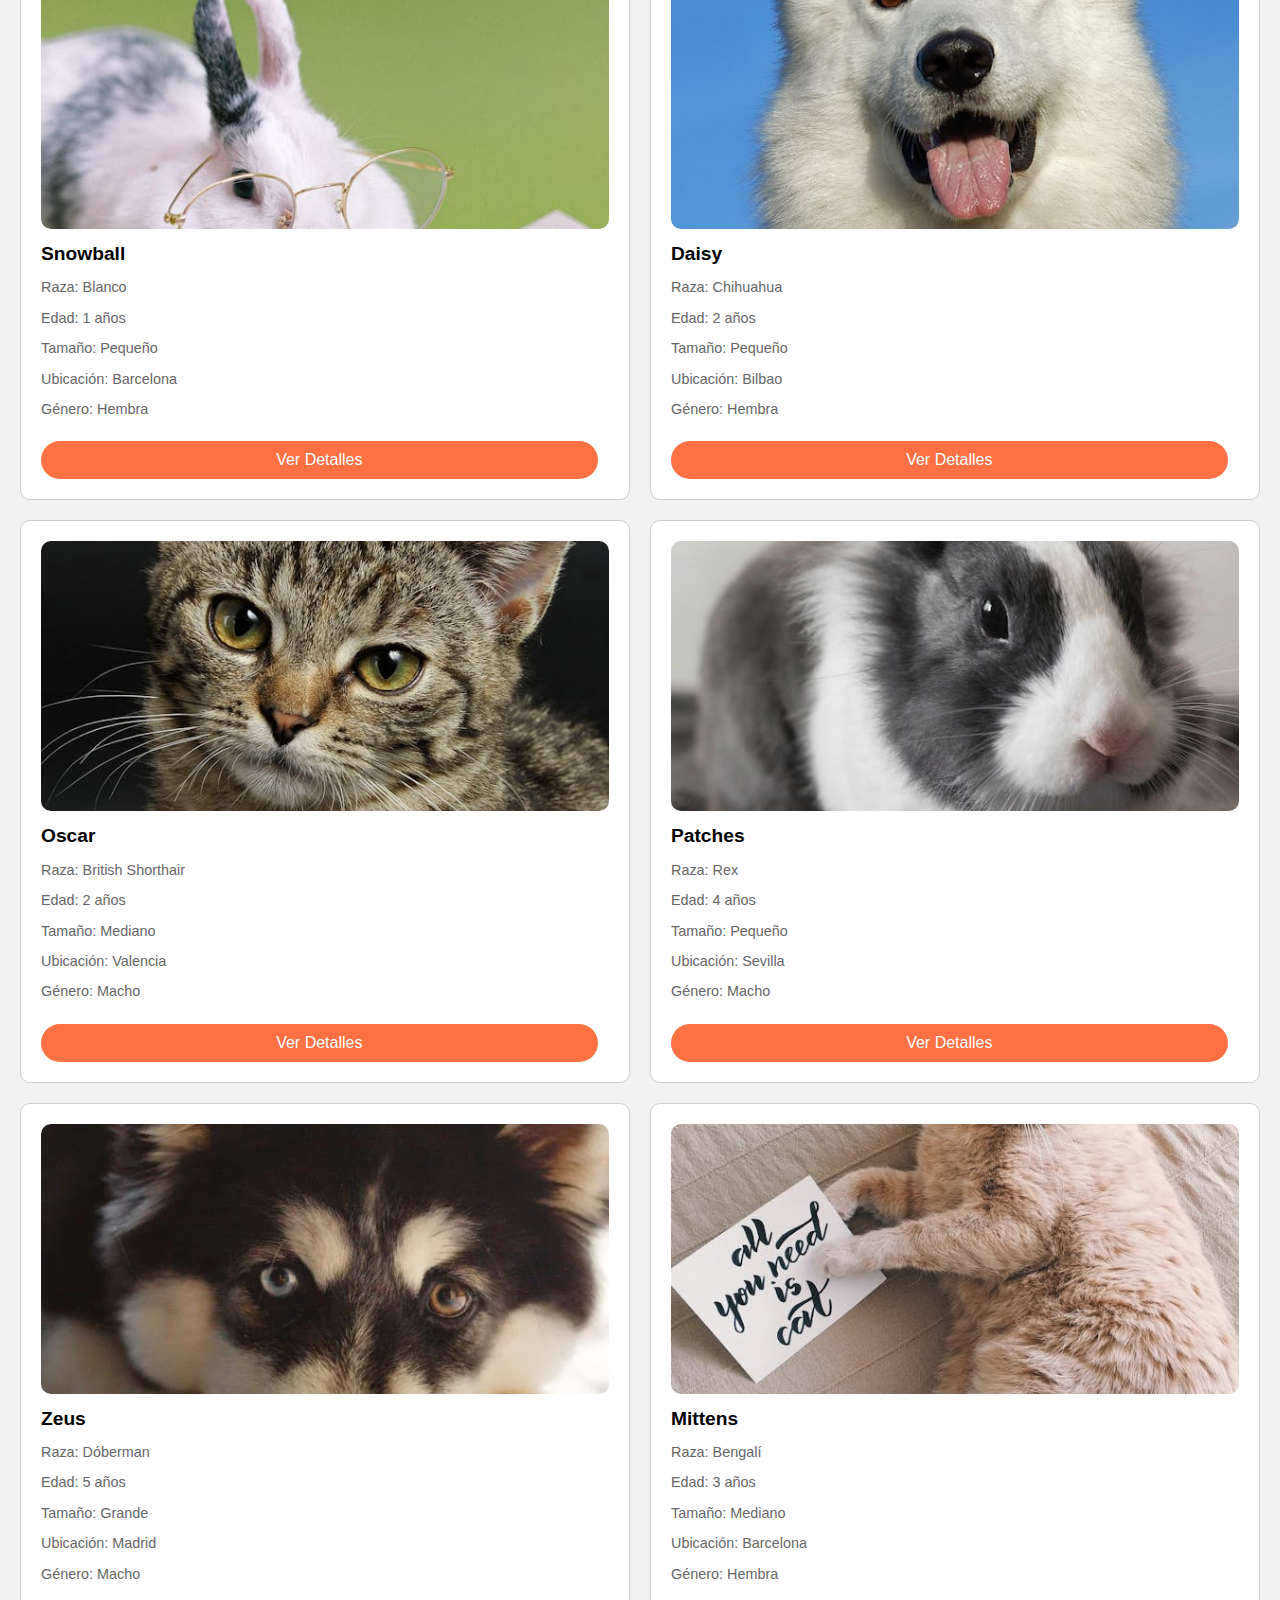
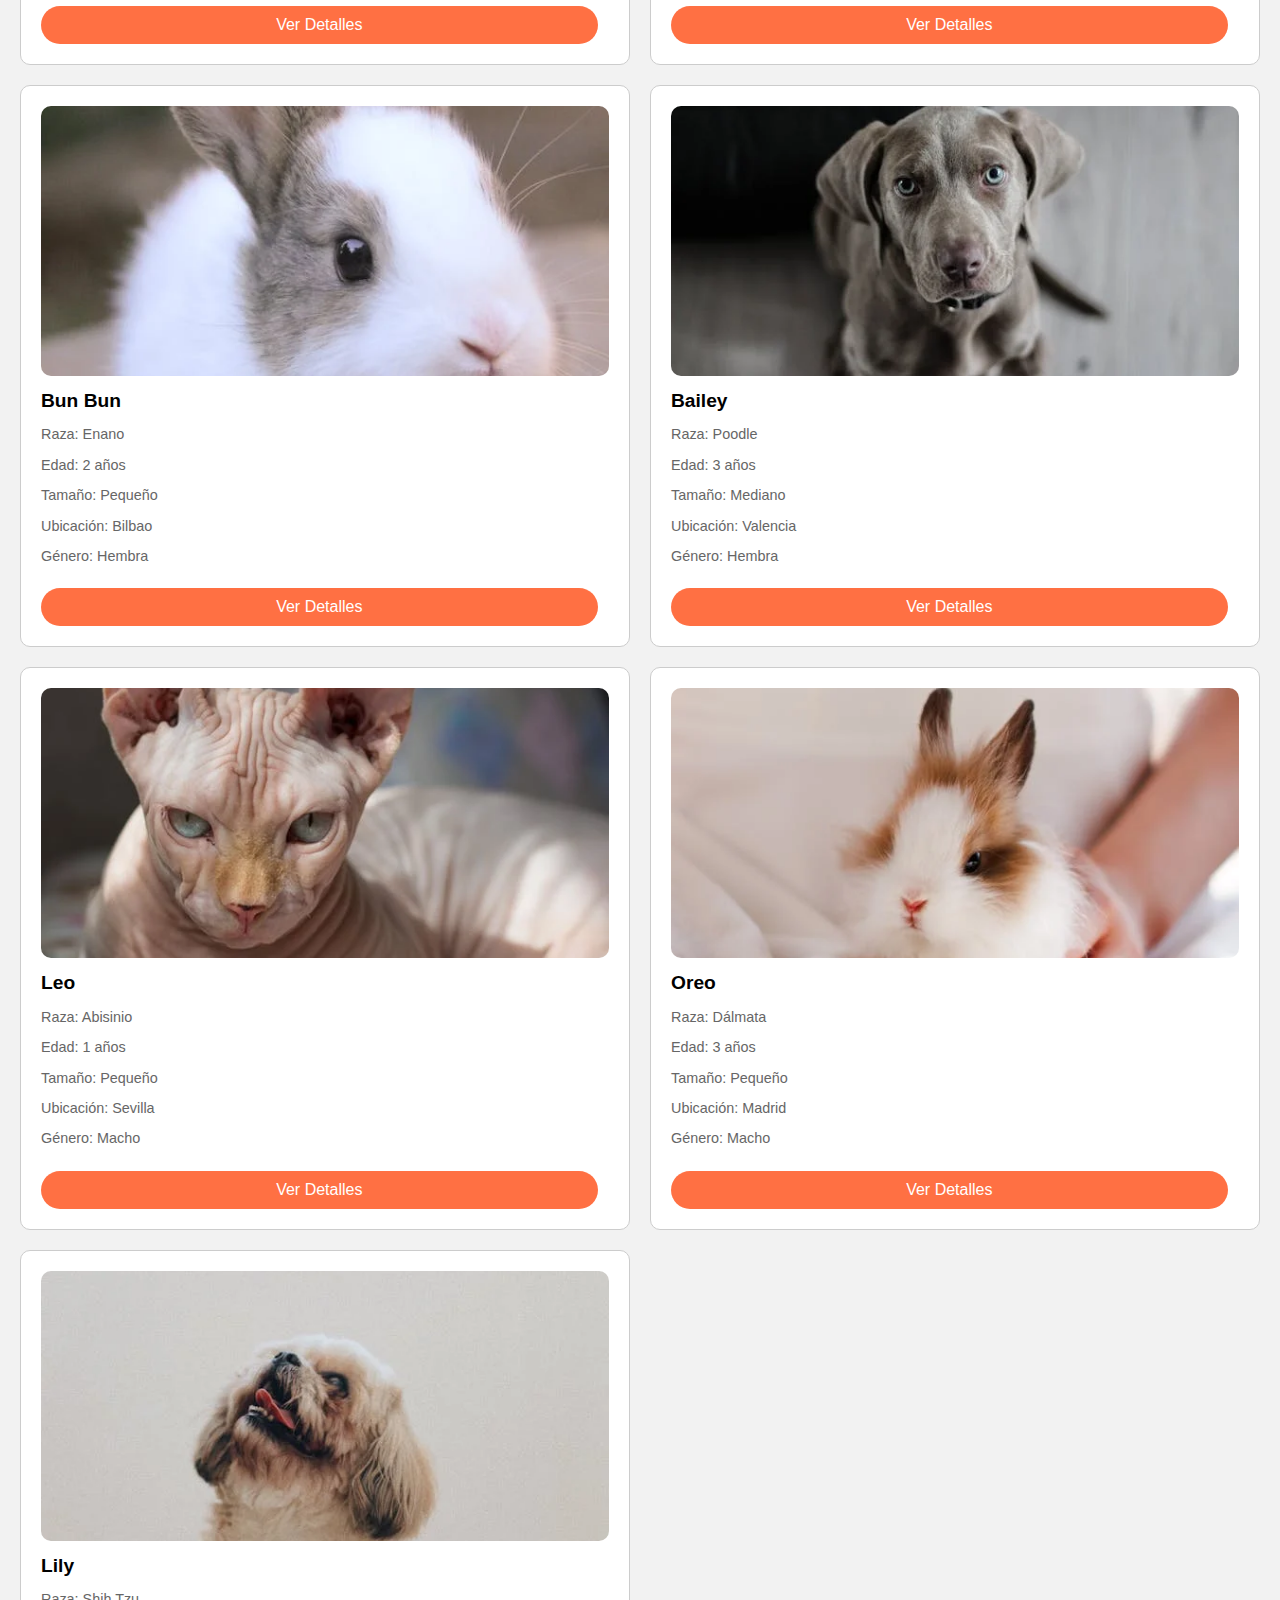
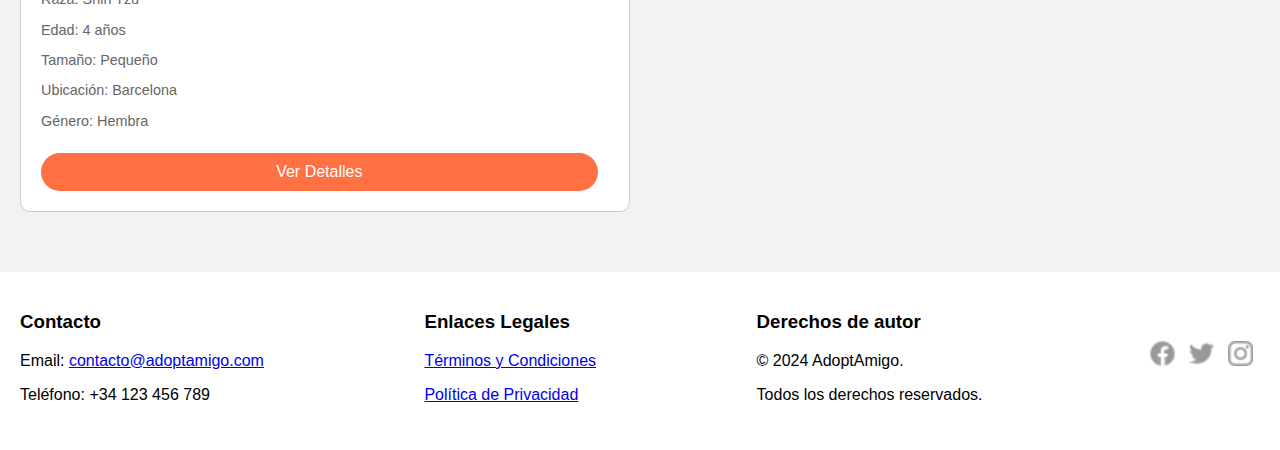
<file: paginas/search-pet.html>
<!DOCTYPE html>
<html lang="en">

<head>
    <meta charset="UTF-8">
    <meta name="viewport" content="width=device-width, initial-scale=1.0">
    <link rel="stylesheet" href="../css/search-pet.css">
    <title>AdoptAmigo - Search Pet</title>
</head>

<body>
    <header class="header">
        <div class="header__logo">
            <img src="../imagenes/logo.png" alt="AdoptaMigo Logo">
            <h1>AdoptaMigo</h1>
        </div>
        <nav class="header__nav">
            <ul class="header__nav-list">
                <li class="header__nav-item"><a href="../paginas/home.html">Inicio</a></li>
                <li class="header__nav-item"><a href="../paginas/buscar-mascotas.html">Mascota Destacada</a></li>
                <li class="header__nav-item"><a href="../paginas/recursos.html">Recursos</a></li>
                <li class="header__nav-item"><a href="../paginas/nosotros.html">Sobre Nosotros</a></li>
            </ul>
        </nav>
    </header>

    <main class="main-content">
        <section class="search">
            <h1 class="search__title">Buscar Mascotas</h1>
            <div class="search__form">
                <div class="search__form-first-row">
                    <div class="search__form-group">
                        <label for="tipo" class="search__form-label">Tipo de Mascota</label>
                        <select id="tipo" class="search__form-select">
                            <option value="">Seleccione un tipo de mascota</option>
                            <option value="perro">Perro</option>
                            <option value="gato">Gato</option>
                            <option value="conejo">Conejo</option>
                        </select>
                    </div>
                    <div class="search__form-group">
                        <label for="raza" class="search__form-label">Raza</label>
                        <input type="text" id="raza" class="search__form-input">
                    </div>
                    <div class="search__form-group">
                        <label for="edad" class="search__form-label">Edad</label>
                        <input type="text" id="edad" class="search__form-input">
                    </div>
                </div>
                <div class="search__form-second-row">
                    <div class="search__form-group">
                        <label for="tamano" class="search__form-label">Tamaño</label>
                        <select id="tamano" class="search__form-select">
                            <option value="">Seleccione un tamaño</option>
                            <option value="Pequeño">Pequeño</option>
                            <option value="Mediano">Mediano</option>
                            <option value="Grande">Grande</option>
                        </select>
                    </div>
                    <div class="search__form-group">
                        <label for="ubicacion" class="search__form-label">Ubicación</label>
                        <input type="text" id="ubicacion" class="search__form-input">
                    </div>
                    <div class="search__form-group">
                        <label for="genero" class="search__form-label">Género</label>
                        <select id="genero" class="search__form-select">
                            <option value="">Seleccione un género</option>
                            <option value="Macho">Macho</option>
                            <option value="Hembra">Hembra</option>
                        </select>
                    </div>
                </div>
                <div class="search__form-button-container">
                    <button class="search__form-button" onclick="filterPets()">Buscar</button>
                </div>
            </div>
        </section>

        <section class="results">
            <h2 class="results__title">Resultados de Búsqueda</h2>
            <div id="results" class="results__list">
            </div>
        </section>
    </main>

    <footer class="footer">
        <div class="footer__contact">
            <h3 class="footer__contact-title">Contacto</h3>
            <p>Email: <a href="mailto:contacto@adoptamigo.com">contacto@adoptamigo.com</a></p>
            <p>Teléfono: +34 123 456 789</p>
        </div>
        <div class="footer__legal">
            <h3 class="footer__legal-title">Enlaces Legales</h3>
            <p><a href="#">Términos y Condiciones</a></p>
            <p><a href="#">Política de Privacidad</a></p>
        </div>
        <div class="footer__rights">
            <h3 class="footer__rights-title">Derechos de autor</h3>
            <p>&copy; 2024 AdoptAmigo.</p>
            <p>Todos los derechos reservados.</p>
        </div>
        <div class="footer__social">
            <a href="https://www.facebook.com"><img src="../imagenes/facebook.png" alt="Facebook"></a>
            <a href="https://x.com/?lang=es"><img src="../imagenes/twitter.png" alt="Twitter"></a>
            <a href="https://www.instagram.com/"><img src="../imagenes/instagram.png" alt="Instagram"></a>
        </div>
    </footer>

    <script src="../data/data.js"></script>
    <script src="../js/search-pet.js"></script>
</body>

</html>
</file>
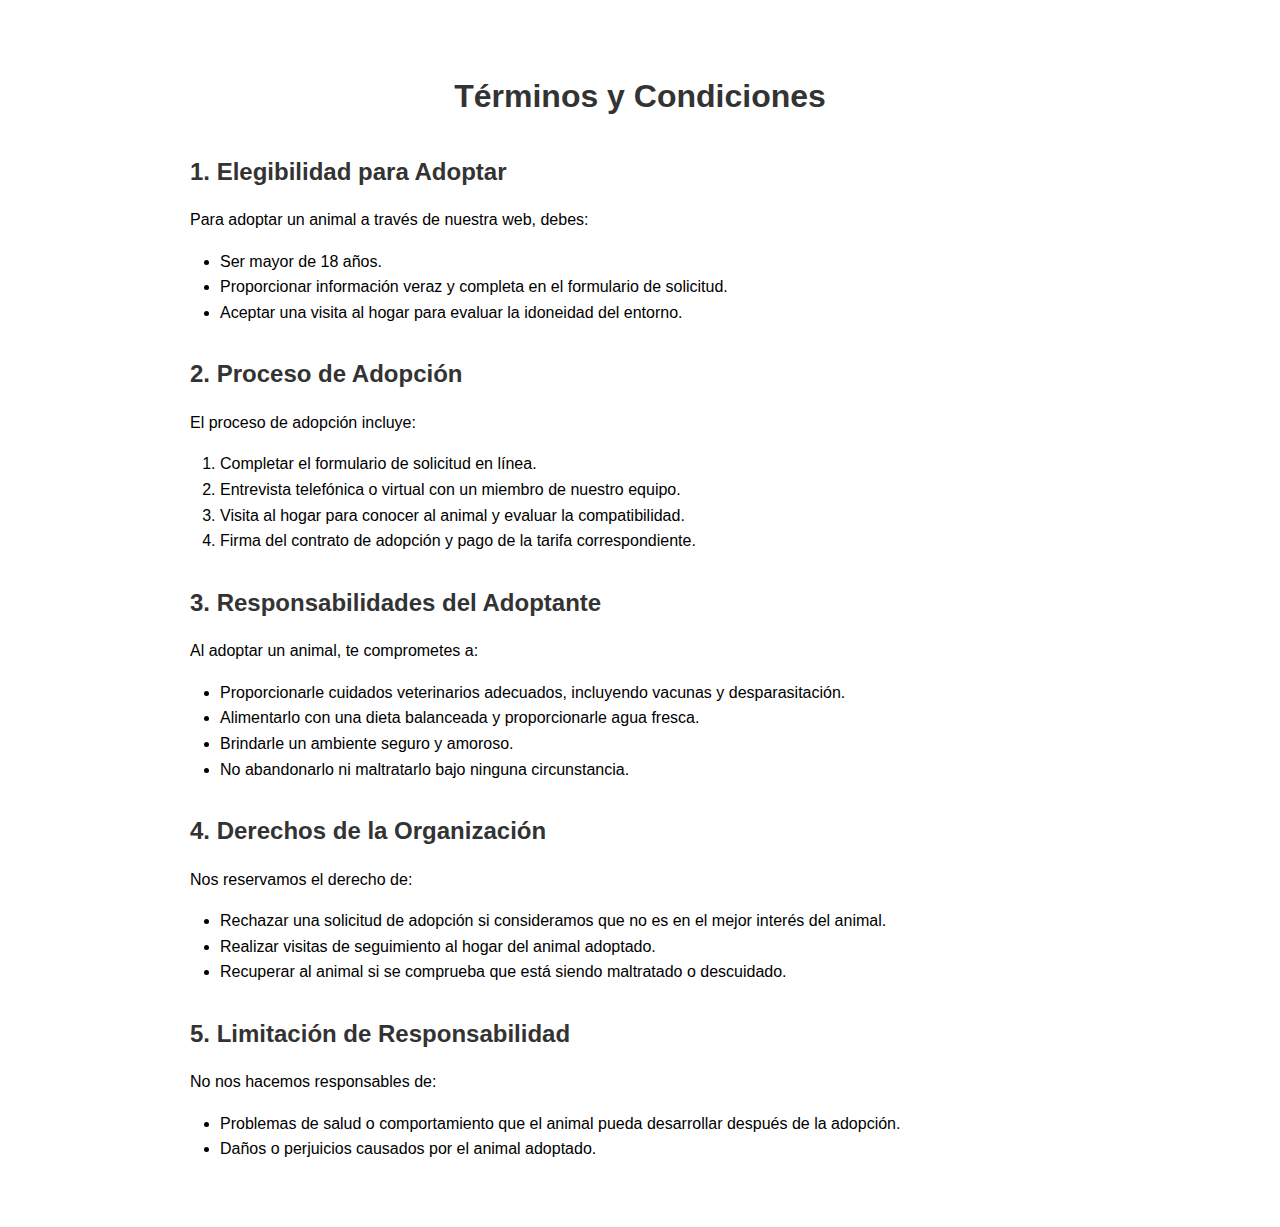
<file: paginas/terminos-condiciones.html>
<!DOCTYPE html>
<html>
<head>
    <title>Términos y Condiciones - Adopción de Animales</title>
    <link rel="stylesheet" href="../css/terminos-condiciones.css">
    <style>
        body { font-family: sans-serif; line-height: 1.6; }
        h2 { color: #333333; }
    </style>
</head>
<body class="main-content">
    <h1>Términos y Condiciones</h1>

    <h2>1. Elegibilidad para Adoptar</h2>
    <p>Para adoptar un animal a través de nuestra web, debes:</p>
    <ul>
        <li>Ser mayor de 18 años.</li>
        <li>Proporcionar información veraz y completa en el formulario de solicitud.</li>
        <li>Aceptar una visita al hogar para evaluar la idoneidad del entorno.</li>
    </ul>

    <h2>2. Proceso de Adopción</h2>
    <p>El proceso de adopción incluye:</p>
    <ol>
        <li>Completar el formulario de solicitud en línea.</li>
        <li>Entrevista telefónica o virtual con un miembro de nuestro equipo.</li>
        <li>Visita al hogar para conocer al animal y evaluar la compatibilidad.</li>
        <li>Firma del contrato de adopción y pago de la tarifa correspondiente.</li>
    </ol>

    <h2>3. Responsabilidades del Adoptante</h2>
    <p>Al adoptar un animal, te comprometes a:</p>
    <ul>
        <li>Proporcionarle cuidados veterinarios adecuados, incluyendo vacunas y desparasitación.</li>
        <li>Alimentarlo con una dieta balanceada y proporcionarle agua fresca.</li>
        <li>Brindarle un ambiente seguro y amoroso.</li>
        <li>No abandonarlo ni maltratarlo bajo ninguna circunstancia.</li>
    </ul>

    <h2>4. Derechos de la Organización</h2>
    <p>Nos reservamos el derecho de:</p>
    <ul>
        <li>Rechazar una solicitud de adopción si consideramos que no es en el mejor interés del animal.</li>
        <li>Realizar visitas de seguimiento al hogar del animal adoptado.</li>
        <li>Recuperar al animal si se comprueba que está siendo maltratado o descuidado.</li>
    </ul>

    <h2>5. Limitación de Responsabilidad</h2>
    <p>No nos hacemos responsables de:</p>
    <ul>
        <li>Problemas de salud o comportamiento que el animal pueda desarrollar después de la adopción.</li>
        <li>Daños o perjuicios causados por el animal adoptado.</li>
    </ul>

    </body>
</html>
</file>
<file: css/home.css>
body {
    font-family: Arial, sans-serif;
    margin: 0;
    padding: 0;
    background-color: #f2f2f2;
}

.header {
    background-color: #fff;
    padding: 20px;
    display: flex;
    justify-content: space-between;
    align-items: center;
    border-bottom: 1px solid #ccc;
}

.header__logo {
    display: flex;
}

.header__logo img {
    height: 40px;
}

.header__logo h1 {
    font-size: 1.5em;
    margin-left: 10px;
}

.header__nav {
    display: flex;
}

.header__nav-list {
    list-style: none;
    display: flex;
    gap: 20px;
}

.header__nav-item a {
    text-decoration: none;
    color: #333;
    font-weight: bold;
}

.main-content {
    padding: 30px;
}

.welcome {
    text-align: left;
    background-color: #ff7043;
    color: white;
    padding: 40px 20px;
}

.welcome__title {
    font-size: 2em;
}

.welcome__description {
    font-size: 1.2em;
    margin-bottom: 20px;
}

.search {
    display: flex;
    justify-content: space-between;
    gap: 10px;
    background-color: #ffffff;
    margin: 40px 0;
    height: 70px;
    border-radius: 50px;
    padding: 5px 15px;
}

.search__select,
.search__button {
    padding: 10px;
    font-size: 1em;
    margin: 10px;
    border-radius: 20px;
    cursor: pointer;
}

.search__select{
    width: 90%;
    border: 3px solid #f2f2f2;
    color: #949191;
}

.search__button{
    width: 10%;
    background-color: #ff7043;
    border: 3px solid #ff7043;
    color: #ffffff;
}

.featured-pets,
.testimonials,
.news {
    margin: 40px 0;
}

.featured-pets__title,
.testimonials__title,
.news__title {
    font-size: 1.5em;
    margin-bottom: 20px;
}

.featured-pets__list,
.testimonials__list,
.news__list {
    display: flex;
    justify-content: space-between;
}

.pet,
.testimonial,
.news-item {
    background-color: #fff;
    padding: 20px;
    border: 1px solid #ccc;
    border-radius: 10px;
    text-align: left;
}

.pet, .news-item{
    width: 30%;
    padding-bottom: 0;
    box-sizing: border-box;
}

.testimonial {
    width: 47%;
}

.pet__image,
.news-item__image {
    max-width: 100%;
    height: 250px;
    border-radius: 5px;
}

.pet__name,
.news-item__title {
    font-size: 1.2em;
}

.pet__details,
.news-item__details,
.testimonial__text {
    font-size: 1em;
}

.footer {
    background-color: #ffffff;
    color: black;
    padding: 20px;
    display: flex;
    justify-content: space-between;
}

.footer__contact,
.footer__legal,
.footer__rights,
.footer__social {
    margin-bottom: 10px;
}

.footer__social{
    display: flex;
    justify-content: space-between;
    align-items: center;
}

.footer__contact-title,
.footer__legal-title,
.footer__rights-title {
    font-weight: bolder;
}

.footer__social img {
    height: 25px;
    margin: 0 7px;
}
</file>
<file: css/buscar-mascotas.css>
body {
    font-family: Arial, sans-serif;
    margin: 0;
    padding: 0;
    background-color: #f5f5f5;
}

header {
    background-color: #ffffff;
    border-bottom: 1px solid #dddddd;
}

nav ul {
    list-style: none;
    padding: 0;
    display: flex;
    justify-content: center;
}

nav ul li {
    margin: 0 15px;
}

nav ul li a {
    text-decoration: none;
    color: #333333;
    font-weight: bold;
}

main {
    padding: 20px;
    max-width: 1200px;
    margin: 0 auto;
}

.detalle-mascota {
    background-color: #ffffff;
    padding: 20px;
    border-radius: 8px;
    box-shadow: 0 2px 4px rgba(0,0,0,0.1);
}

.carousel {
    position: relative;
    text-align: center;
    max-width: 900px;
    margin: 0 auto;
}

.carousel img {
    max-width: 100%;
    max-height: 400px;
    width: auto;
    height: auto;
    border-radius: 8px;
    object-fit: cover;
}

.carousel-button {
    position: absolute;
    top: 50%;
    transform: translateY(-50%);
    background-color: rgba(0,0,0,0.5);
    border: none;
    color: white;
    padding: 10px;
    cursor: pointer;
}

.carousel-button.prev {
    left: 10px;
}

.carousel-button.next {
    right: 10px;
}

.info {
    display: flex;
    justify-content: space-between;
    margin-top: 20px;
}

.detalles, .ubicacion {
    width: 48%;
}

.ubicacion img {
    width: 100%;
    max-height: 300px;
    height: auto;
    border-radius: 8px;
    object-fit: cover;
}

.acciones {
    text-align: center;
    margin-top: 20px;
}

.acciones button {
    background-color: #ff7a59;
    color:#1a0808;
    padding: 10px 20px;
    border-radius: 4px;
    cursor: pointer;
    margin: 5px;
}

footer {
    background-color: #ffffff;
    padding: 20px;
    display: flex;
    justify-content: space-between;
    border-top: 1px solid #dddddd;
}

footer div {
    width: 24%;
}

footer p, footer a {
    margin: 5px 0;
    color: #000000;
    text-decoration: none;
}

footer .social a img {
    width: 24px;
    margin-right: 10px;
}
</file>
<file: css/formato-adopcion.css>
/* Estilos generales */
body {
    font-family: Arial, sans-serif;
    line-height: 1.6;
    margin: 0;
    background-color: #ffffff;
    display: flex;
    flex-direction: column;
    min-height: 100vh;
}

.container {
    width: 80%; /* Ajustado para ocupar el 80% del ancho de la pantalla */
    max-width: 960px; /* Ancho máximo para evitar que se extienda demasiado */
    margin: 0 auto; /* Centra el contenedor horizontalmente */
    padding: 30px;
    background-color: #fff;
    box-shadow: 0 2px 5px rgba(209, 209, 209, 0.1);
}

/* Estilos del encabezado */
header {
    background-color: #c55533;
    padding: 20px 0;
    text-align: center;
}

header h1 {
    margin: 0;
    color: #333;
}

nav ul {
    list-style: none;
    padding: 0;
    margin: 10px 0;
}

nav ul li {
    display: inline;
    margin-right: 20px;
}

nav ul li a {
    text-decoration: none;
    color: #333;
}

/* Estilos del formulario */
form {
    margin-top: 20px;
}

.form-group {
    margin-bottom: 20px;
}

label {
    display: block;
    margin-bottom: 5px;
    font-weight: bold;
}

input[type="text"],
input[type="email"],
input[type="tel"],
textarea {
    width: 100%;
    padding: 10px;
    border: 1px solid #ccc;
    border-radius: 4px;
    box-sizing: border-box;
}

textarea {
    height: 100px;
    resize: vertical;
}

button[type="submit"] {
    background-color: #4CAF50; /* Color verde */
    color: rgb(255, 255, 255);
    padding: 10px 15px;
    border: none;
    border-radius: 4px;
    cursor: pointer;
}

/* Estilos del pie de página */
footer {
    background-color: #c55533;
    color: rgb(2, 1, 0);
    padding: 20px 0;
    text-align: center;
}

.footer-section {
    display: inline-block;
    width: 30%; /* Tres secciones en el footer */
    margin: 0 1.5%; /* Espacio entre secciones */
    vertical-align: top; /* Alineación vertical de las secciones */
    text-align: left;
}

.footer-section h3 {
    margin-top: 0;
}

.footer-section a {
    color: rgb(0, 0, 0);
    text-decoration: none;
}
</file>
<file: css/guia-adopcion.css>
/* Estilos generales */
body {
    font-family: 'Arial', sans-serif;
    margin: 0;
    line-height: 1.6; /* Espacio entre líneas */
}

.container {
    max-width: 1200px;
    margin: 0 auto;
    padding: 20px;
}

/* Encabezado */
header {
    /* ... (Estilos del encabezado como en el ejemplo anterior) ... */
}

/* Guía de adopción */
#guia-adopcion {
    padding: 80px 0;
}

#guia-adopcion h1 {
    text-align: center;
    font-size: 2.5em;
    margin-bottom: 30px;
}

.intro {
    text-align: center;
    font-size: 1.2em;
    max-width: 800px;
    margin: 0 auto 50px; /* Margen inferior para separar del contenido */
}

.pasos {
    display: grid;
    grid-template-columns: repeat(auto-fit, minmax(300px, 1fr)); /* Responsive */
    gap: 30px;
}

.paso {
    background-color: #f8f8f8; /* Fondo gris claro */
    padding: 30px;
    border-radius: 10px;
    text-align: center;
}

.paso i {
    font-size: 3em;
    color: #f89100; /* Naranja */
    margin-bottom: 20px;
}

.paso h2 {
    font-size: 1.8em;
    margin-bottom: 15px;
}

/* Pie de página */
footer {
    /* ... (Estilos del pie de página como en el ejemplo anterior) ... */
}
</file>
<file: css/politica-privacidad.css>
body {
    font-family: sans-serif;
    line-height: 1.6;
    margin: 20px;
}

header {
    background-color: #f0f0f0;
    padding: 20px;
    text-align: center;
}

h1 {
    color: #333;
}

h2 {
    color: #555;
    margin-top: 30px;
}

ul {
    list-style: disc;
    margin-left: 20px;
}

footer {
    text-align: center;
    margin-top: 40px;
    padding-top: 20px;
    border-top: 1px solid #ddd;
}
</file>
<file: css/search-pet.css>
body {
    font-family: Arial, sans-serif;
    margin: 0;
    padding: 0;
    background-color: #f2f2f2;
}

.header {
    background-color: #fff;
    padding: 20px;
    display: flex;
    justify-content: space-between;
    align-items: center;
    border-bottom: 1px solid #ccc;
}

.header__logo {
    display: flex;
    gap: 5px;
    align-items: center;
}

.header__logo img {
    height: 40px;
}

.header__logo h1 {
    font-size: 1.5em;
    margin-left: 10px;
}

.header__nav {
    display: flex;
}

.header__nav-list {
    list-style: none;
    display: flex;
    gap: 20px;
}

.header__nav-item a {
    text-decoration: none;
    color: #333;
    font-weight: bold;
}

.main-content {
    padding: 20px;
}

.search {
    text-align: left;
    padding: 40px 20px;
}

.search__title {
    font-size: 2em;
    margin-bottom: 20px;
}

.search__form {
    width: 100%;
}

.search__form-first-row,
.search__form-second-row {
    display: flex;
    justify-content: space-between;
    margin: 15px 0;
}

.search__form-group {
    display: flex;
    flex-direction: column;
    background-color: #ffffff;
    width: 32%;
    padding: 10px;
    border-radius: 15px;
}

.search__form-label {
    margin-bottom: 5px;
    font-weight: bold;
}

.search__form-select,
.search__form-input {
    padding: 10px;
    font-size: 1em;
    border: 3px solid #f2f2f2;
    border-radius: 50px;
    color: #949191;
}

.search__form-button-container {
    text-align: center;
}

.search__form-button {
    margin: 20px 0;
    padding: 15px;
    background-color: #ff7043;
    color: white;
    border: none;
    font-size: 1em;
    cursor: pointer;
    width: 10%;
    border-radius: 30px;
}

.results {
    margin: 40px 0;
}

.results__title {
    font-size: 1.5em;
    margin-bottom: 20px;
    text-align: left;
}

.results__list {
    display: grid;
    grid-template-columns: repeat(auto-fit, minmax(450px, 1fr));
    gap: 20px;
}

.pet-card {
    background-color: #fff;
    padding: 20px;
    border: 1px solid #ccc;
    border-radius: 10px;
    text-align: left;
}

.pet-card__image {
    width: 100%;
    height: 270px;
    object-fit: cover;
    border-radius: 10px;
}

.pet-card__name {
    font-size: 1.2em;
    margin: 10px 0;
}

.pet-card__details {
    font-size: 0.9em;
    color: #666;
}

.pet-card__button {
    padding: 10px;
    background-color: #ff7043;
    color: white;
    border: none;
    font-size: 1em;
    cursor: pointer;
    border-radius: 30px;
    margin-top: 10px;
    width: 98%;
}

.pet-card__button a {
    text-decoration: none;
    color: white;
}

.footer {
    background-color: #ffffff;
    color: black;
    padding: 20px;
    display: flex;
    justify-content: space-between;
}

.footer__contact,
.footer__legal,
.footer__rights,
.footer__social {
    margin-bottom: 10px;
}

.footer__social{
    display: flex;
    justify-content: space-between;
    align-items: center;
}

.footer__contact-title,
.footer__legal-title,
.footer__rights-title {
    font-weight: bolder;
}

.footer__social img {
    height: 25px;
    margin: 0 7px;
}
</file>
<file: css/terminos-condiciones.css>
/* Estilos generales del cuerpo (body) */
body {
    font-family: Arial, sans-serif; /* Fuente principal */
    margin: 0; /* Elimina márgenes predeterminados */
    padding: 0; /* Elimina rellenos predeterminados */
    background-color: #f2f2f2; /* Fondo gris claro */
}

/* Estilos del contenido principal */
.main-content {
    padding: 30px; /* Espacio interno alrededor del contenido */
    background-color: white; /* Fondo blanco para el contenido */
    margin-top: 20px; /* Margen superior para separar del encabezado */
    max-width: 900px; /* Ancho máximo del contenido */
    margin: 20px auto; /* Centra el contenido horizontalmente */
}

/* Estilos para los títulos de las secciones (H1, H2) */
h1 {
    text-align: center; /* Centra el título principal */
    font-size: 2em; /* Tamaño de fuente grande */
    color: #333; /* Color de texto gris oscuro */
    margin-bottom: 20px; /* Margen inferior */
}

h2 {
    font-size: 1.5em; /* Tamaño de fuente mediano */
    color: #ff7043; /* Color naranja para destacar */
    margin-top: 30px; /* Margen superior */
    margin-bottom: 15px; /* Margen inferior */
}

/* Estilos para párrafos y listas */
p, ul, ol {
    margin-bottom: 15px; /* Margen inferior para separar elementos */
    line-height: 1.6; /* Interlineado más amplio para mejorar legibilidad */
}

/* Estilos opcionales para mejorar la apariencia */
ul, ol {
    padding-left: 30px; /* Sangría para listas */
}
</file>
